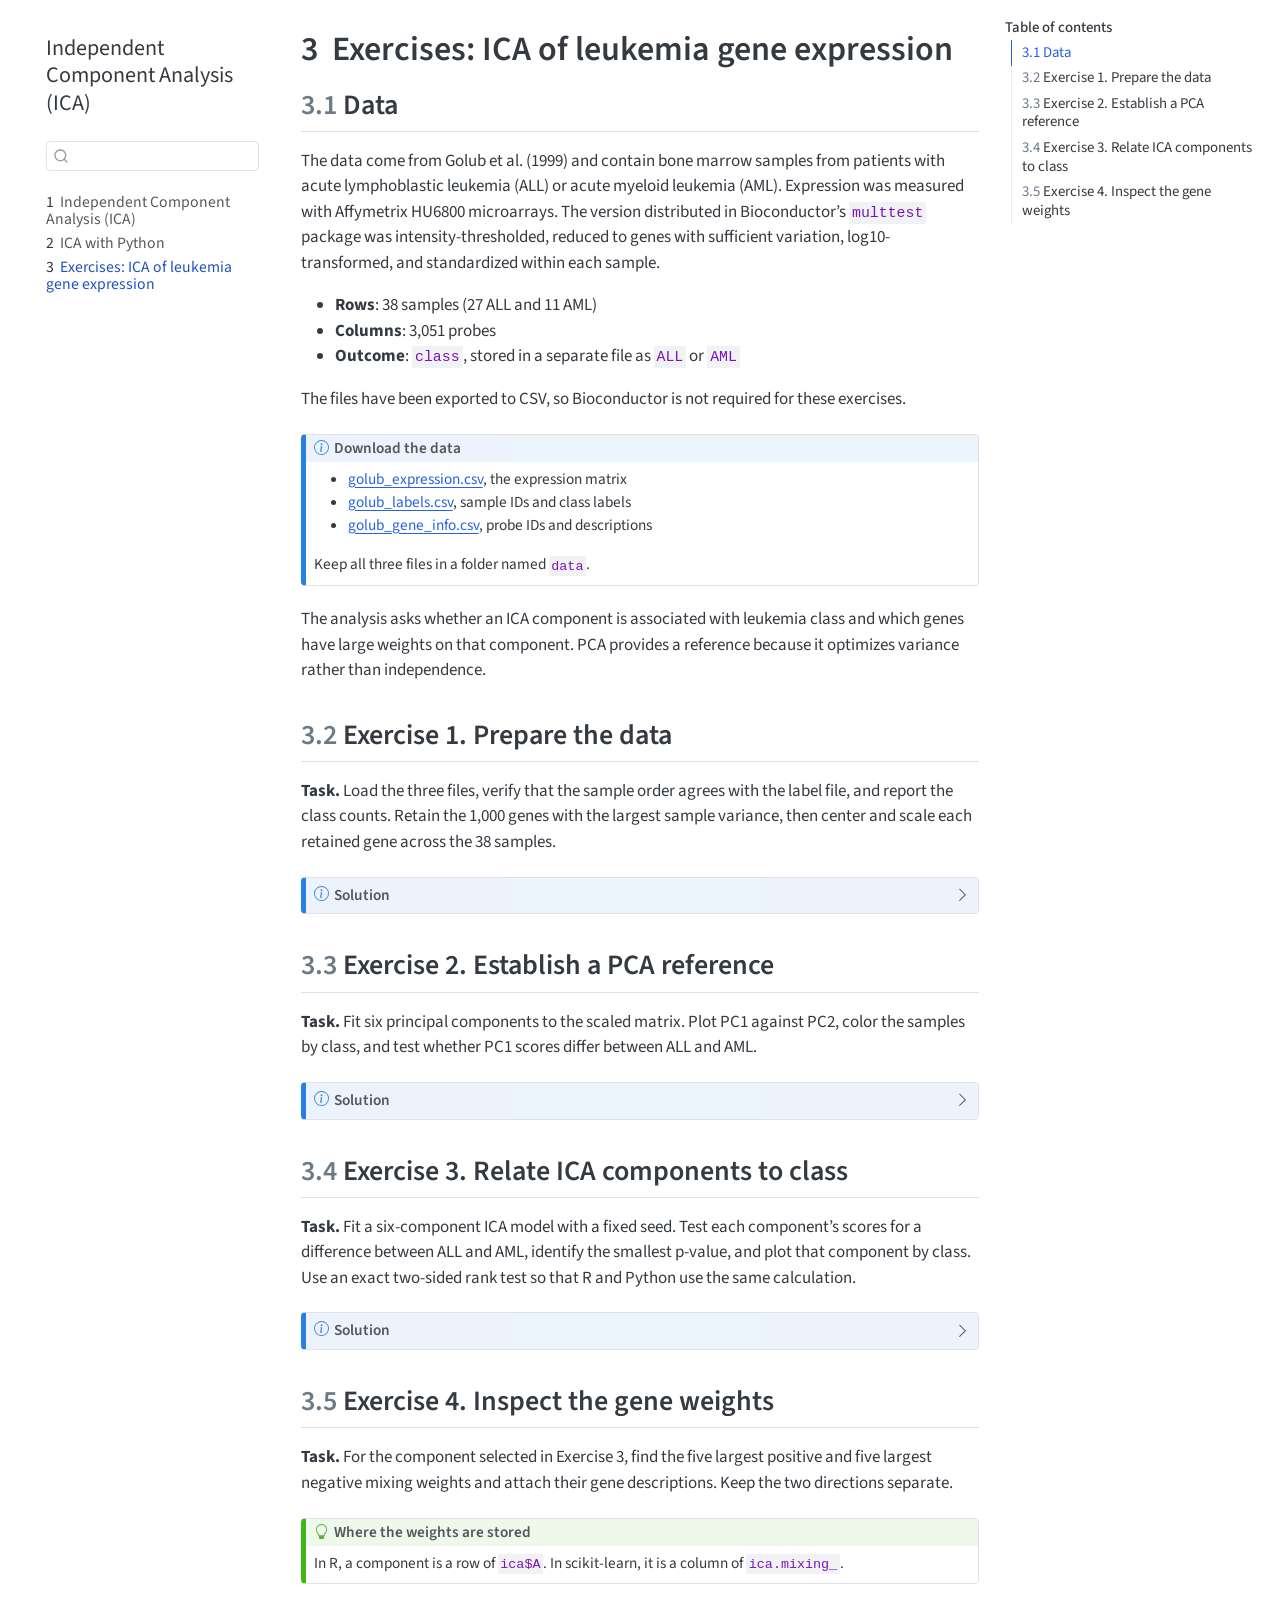
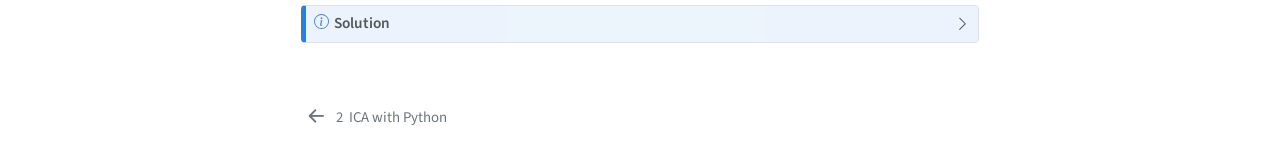
<file: exercises.html>
<!DOCTYPE html>
<html xmlns="http://www.w3.org/1999/xhtml" lang="en" xml:lang="en"><head>

<meta charset="utf-8">
<meta name="generator" content="quarto-1.10.16">

<meta name="viewport" content="width=device-width, initial-scale=1.0, user-scalable=yes">


<title>3&nbsp; Exercises: ICA of leukemia gene expression – Independent Component Analysis (ICA)</title>
<style>
/* Default styles provided by pandoc.
** See https://pandoc.org/MANUAL.html#variables-for-html for config info.
*/
code{white-space: pre-wrap;}
span.smallcaps{font-variant: small-caps;}
div.columns{display: flex; gap: min(4vw, 1.5em);}
div.column{flex: auto; overflow-x: auto;}
div.hanging-indent{margin-left: 1.5em; text-indent: -1.5em;}
ul.task-list{list-style: none;}
ul.task-list li input[type="checkbox"] {
  width: 0.8em;
  margin: 0 0.8em 0.2em -1em; /* quarto-specific, see https://github.com/quarto-dev/quarto-cli/issues/4556 */ 
  vertical-align: middle;
}
/* CSS for syntax highlighting */
html { -webkit-text-size-adjust: 100%; }
pre > code.sourceCode { white-space: pre; position: relative; }
pre > code.sourceCode > span { display: inline-block; line-height: 1.25; }
pre > code.sourceCode > span:empty { height: 1.2em; }
.sourceCode { overflow: visible; }
code.sourceCode > span { color: inherit; text-decoration: inherit; }
div.sourceCode { margin: 1em 0; }
pre.sourceCode { margin: 0; }
@media screen {
div.sourceCode { overflow: auto; }
}
@media print {
pre > code.sourceCode { white-space: pre-wrap; }
pre > code.sourceCode > span { text-indent: -5em; padding-left: 5em; }
}
pre.numberSource code
  { counter-reset: source-line 0; }
pre.numberSource code > span
  { position: relative; left: -4em; counter-increment: source-line; }
pre.numberSource code > span > a:first-child::before
  { content: counter(source-line);
    position: relative; left: -1em; text-align: right; vertical-align: baseline;
    border: none; display: inline-block;
    -webkit-touch-callout: none; -webkit-user-select: none;
    -khtml-user-select: none; -moz-user-select: none;
    -ms-user-select: none; user-select: none;
    padding: 0 4px; width: 4em;
  }
pre.numberSource { margin-left: 3em;  padding-left: 4px; }
div.sourceCode
  {   }
@media screen {
pre > code.sourceCode > span > a:first-child::before { text-decoration: underline; }
}
</style>


<script src="site_libs/quarto-nav/quarto-nav.js"></script>
<script src="site_libs/quarto-nav/headroom.min.js"></script>
<script src="site_libs/clipboard/clipboard.min.js"></script>
<script src="site_libs/quarto-search/autocomplete.umd.js"></script>
<script src="site_libs/quarto-search/fuse.min.js"></script>
<script src="site_libs/quarto-search/quarto-search.js"></script>
<meta name="quarto:offset" content="./">
<link href="./practice.html" rel="prev">
<script src="site_libs/quarto-html/quarto.js" type="module"></script>
<script src="site_libs/quarto-html/tabsets/tabsets.js" type="module"></script>
<script src="site_libs/quarto-html/popper.min.js"></script>
<script src="site_libs/quarto-html/tippy.umd.min.js"></script>
<script src="site_libs/quarto-html/anchor.min.js"></script>
<link href="site_libs/quarto-html/tippy.css" rel="stylesheet">
<link href="site_libs/quarto-html/quarto-syntax-highlighting-2051dbbaa7ae7a279e016470f480e120.css" rel="stylesheet" id="quarto-text-highlighting-styles">
<script src="site_libs/bootstrap/bootstrap.min.js"></script>
<link href="site_libs/bootstrap/bootstrap-icons.css" rel="stylesheet">
<link href="site_libs/bootstrap/bootstrap-07d3b7306fa26381014a84f1b07e92f7.min.css" rel="stylesheet" append-hash="true" id="quarto-bootstrap" data-mode="light">
<script id="quarto-search-options" type="application/json">{
  "location": "sidebar",
  "copy-button": false,
  "collapse-after": 3,
  "panel-placement": "start",
  "type": "textbox",
  "limit": 50,
  "keyboard-shortcut": [
    "f",
    "/",
    "s"
  ],
  "show-item-context": false,
  "language": {
    "search-no-results-text": "No results",
    "search-matching-documents-text": "matching documents",
    "search-copy-link-title": "Copy link to search",
    "search-hide-matches-text": "Hide additional matches",
    "search-more-match-text": "more match in this document",
    "search-more-matches-text": "more matches in this document",
    "search-clear-button-title": "Clear",
    "search-text-placeholder": "",
    "search-detached-cancel-button-title": "Cancel",
    "search-submit-button-title": "Submit",
    "search-label": "Search"
  }
}</script>


</head>

<body class="nav-sidebar floating quarto-light">

<div id="quarto-search-results"></div>
  <header id="quarto-header" class="headroom fixed-top">
  <nav class="quarto-secondary-nav">
    <div class="container-fluid d-flex">
      <button type="button" class="quarto-btn-toggle btn" data-bs-toggle="collapse" role="button" data-bs-target=".quarto-sidebar-collapse-item" aria-controls="quarto-sidebar" aria-expanded="false" aria-label="Toggle sidebar navigation" onclick="if (window.quartoToggleHeadroom) { window.quartoToggleHeadroom(); }">
        <i class="bi bi-layout-text-sidebar-reverse"></i>
      </button>
        <nav class="quarto-page-breadcrumbs" aria-label="breadcrumb"><ol class="breadcrumb"><li class="breadcrumb-item"><a href="./exercises.html"><span class="chapter-number">3</span>&nbsp; <span class="chapter-title">Exercises: ICA of leukemia gene expression</span></a></li></ol></nav>
        <a class="flex-grow-1" role="navigation" data-bs-toggle="collapse" data-bs-target=".quarto-sidebar-collapse-item" aria-controls="quarto-sidebar" aria-expanded="false" aria-label="Toggle sidebar navigation" onclick="if (window.quartoToggleHeadroom) { window.quartoToggleHeadroom(); }">      
        </a>
      <button type="button" class="btn quarto-search-button" aria-label="Search" onclick="window.quartoOpenSearch();">
        <i class="bi bi-search"></i>
      </button>
    </div>
  </nav>
</header>
<!-- content -->
<div id="quarto-content" class="quarto-container page-columns page-rows-contents page-layout-article">
<!-- sidebar -->
  <nav id="quarto-sidebar" class="sidebar collapse collapse-horizontal quarto-sidebar-collapse-item sidebar-navigation floating overflow-auto">
    <div class="pt-lg-2 mt-2 text-left sidebar-header">
    <div class="sidebar-title mb-0 py-0">
      <a href="./">Independent Component Analysis (ICA)</a> 
    </div>
      </div>
        <div class="mt-2 flex-shrink-0 align-items-center">
        <div class="sidebar-search">
        <div id="quarto-search" class="" title="Search"></div>
        </div>
        </div>
    <div class="sidebar-menu-container"> 
    <ul class="list-unstyled mt-1">
        <li class="sidebar-item">
  <div class="sidebar-item-container"> 
  <a href="./index.html" class="sidebar-item-text sidebar-link">
 <span class="menu-text"><span class="chapter-number">1</span>&nbsp; <span class="chapter-title">Independent Component Analysis (ICA)</span></span></a>
  </div>
</li>
        <li class="sidebar-item">
  <div class="sidebar-item-container"> 
  <a href="./practice.html" class="sidebar-item-text sidebar-link">
 <span class="menu-text"><span class="chapter-number">2</span>&nbsp; <span class="chapter-title">ICA with Python</span></span></a>
  </div>
</li>
        <li class="sidebar-item">
  <div class="sidebar-item-container"> 
  <a href="./exercises.html" class="sidebar-item-text sidebar-link active">
 <span class="menu-text"><span class="chapter-number">3</span>&nbsp; <span class="chapter-title">Exercises: ICA of leukemia gene expression</span></span></a>
  </div>
</li>
    </ul>
    </div>
</nav>
<div id="quarto-sidebar-glass" class="quarto-sidebar-collapse-item" data-bs-toggle="collapse" data-bs-target=".quarto-sidebar-collapse-item"></div>
<!-- margin-sidebar -->
    <div id="quarto-margin-sidebar" class="sidebar margin-sidebar">
        <nav id="TOC" role="doc-toc" class="toc-active">
    <h2 id="toc-title">Table of contents</h2>
   
  <ul>
  <li><a href="#data" id="toc-data" class="nav-link active" data-scroll-target="#data"><span class="header-section-number">3.1</span> Data</a></li>
  <li><a href="#exercise-1.-prepare-the-data" id="toc-exercise-1.-prepare-the-data" class="nav-link" data-scroll-target="#exercise-1.-prepare-the-data"><span class="header-section-number">3.2</span> Exercise 1. Prepare the data</a></li>
  <li><a href="#exercise-2.-establish-a-pca-reference" id="toc-exercise-2.-establish-a-pca-reference" class="nav-link" data-scroll-target="#exercise-2.-establish-a-pca-reference"><span class="header-section-number">3.3</span> Exercise 2. Establish a PCA reference</a></li>
  <li><a href="#exercise-3.-relate-ica-components-to-class" id="toc-exercise-3.-relate-ica-components-to-class" class="nav-link" data-scroll-target="#exercise-3.-relate-ica-components-to-class"><span class="header-section-number">3.4</span> Exercise 3. Relate ICA components to class</a></li>
  <li><a href="#exercise-4.-inspect-the-gene-weights" id="toc-exercise-4.-inspect-the-gene-weights" class="nav-link" data-scroll-target="#exercise-4.-inspect-the-gene-weights"><span class="header-section-number">3.5</span> Exercise 4. Inspect the gene weights</a></li>
  </ul>
</nav>
    </div>
<!-- main -->
<main class="content" id="quarto-document-content">

<header id="title-block-header" class="quarto-title-block default">
<div class="quarto-title">
<h1 class="title"><span class="chapter-number">3</span>&nbsp; <span class="chapter-title">Exercises: ICA of leukemia gene expression</span></h1>
</div>



<div class="quarto-title-meta">

    
  
    
  </div>
  


</header>


<section id="data" class="level2" data-number="3.1">
<h2 data-number="3.1" class="anchored" data-anchor-id="data"><span class="header-section-number">3.1</span> Data</h2>
<p>The data come from Golub et al.&nbsp;(1999) and contain bone marrow samples from patients with acute lymphoblastic leukemia (ALL) or acute myeloid leukemia (AML). Expression was measured with Affymetrix HU6800 microarrays. The version distributed in Bioconductor’s <code>multtest</code> package was intensity-thresholded, reduced to genes with sufficient variation, log10-transformed, and standardized within each sample.</p>
<ul>
<li><strong>Rows</strong>: 38 samples (27 ALL and 11 AML)</li>
<li><strong>Columns</strong>: 3,051 probes</li>
<li><strong>Outcome</strong>: <code>class</code>, stored in a separate file as <code>ALL</code> or <code>AML</code></li>
</ul>
<p>The files have been exported to CSV, so Bioconductor is not required for these exercises.</p>
<div class="callout callout-style-default callout-note callout-titled">
<div class="callout-header d-flex align-content-center">
<div class="callout-icon-container">
<i class="callout-icon"></i>
</div>
<div class="callout-title-container flex-fill">
<span class="screen-reader-only">Note</span>Download the data
</div>
</div>
<div class="callout-body-container callout-body">
<ul>
<li><a href="data/golub_expression.csv" download="golub_expression.csv">golub_expression.csv</a>, the expression matrix</li>
<li><a href="data/golub_labels.csv" download="golub_labels.csv">golub_labels.csv</a>, sample IDs and class labels</li>
<li><a href="data/golub_gene_info.csv" download="golub_gene_info.csv">golub_gene_info.csv</a>, probe IDs and descriptions</li>
</ul>
<p>Keep all three files in a folder named <code>data</code>.</p>
</div>
</div>
<p>The analysis asks whether an ICA component is associated with leukemia class and which genes have large weights on that component. PCA provides a reference because it optimizes variance rather than independence.</p>
</section>
<section id="exercise-1.-prepare-the-data" class="level2" data-number="3.2">
<h2 data-number="3.2" class="anchored" data-anchor-id="exercise-1.-prepare-the-data"><span class="header-section-number">3.2</span> Exercise 1. Prepare the data</h2>
<p><strong>Task.</strong> Load the three files, verify that the sample order agrees with the label file, and report the class counts. Retain the 1,000 genes with the largest sample variance, then center and scale each retained gene across the 38 samples.</p>
<div class="callout callout-style-default callout-note callout-titled">
<div class="callout-header d-flex align-content-center collapsed" data-bs-toggle="collapse" data-bs-target=".callout-2-contents" aria-controls="callout-2" aria-expanded="false" aria-label="Toggle callout">
<div class="callout-icon-container">
<i class="callout-icon"></i>
</div>
<div class="callout-title-container flex-fill">
<span class="screen-reader-only">Note</span>Solution
</div>
<div class="callout-btn-toggle d-inline-block border-0 py-1 ps-1 pe-0 float-end"><i class="callout-toggle"></i></div>
</div>
<div id="callout-2" class="callout-2-contents callout-collapse collapse">
<div class="callout-body-container callout-body">
<div class="tabset-margin-container"></div><div class="panel-tabset">
<ul class="nav nav-tabs" role="tablist"><li class="nav-item" role="presentation"><a class="nav-link active" id="tabset-1-1-tab" data-bs-toggle="tab" data-bs-target="#tabset-1-1" role="tab" aria-controls="tabset-1-1" aria-selected="true" href="">R</a></li><li class="nav-item" role="presentation"><a class="nav-link" id="tabset-1-2-tab" data-bs-toggle="tab" data-bs-target="#tabset-1-2" role="tab" aria-controls="tabset-1-2" aria-selected="false" href="">Python</a></li></ul>
<div class="tab-content">
<div id="tabset-1-1" class="tab-pane active" role="tabpanel" aria-labelledby="tabset-1-1-tab">
<div class="code-copy-outer-scaffold"><div class="sourceCode" id="cb1"><pre class="sourceCode r code-with-copy"><code class="sourceCode r"><span id="cb1-1"><a href="#cb1-1" aria-hidden="true" tabindex="-1"></a>expr <span class="ot">&lt;-</span> <span class="fu">read.csv</span>(<span class="st">"data/golub_expression.csv"</span>, <span class="at">row.names =</span> <span class="dv">1</span>)</span>
<span id="cb1-2"><a href="#cb1-2" aria-hidden="true" tabindex="-1"></a>labels <span class="ot">&lt;-</span> <span class="fu">read.csv</span>(<span class="st">"data/golub_labels.csv"</span>)</span>
<span id="cb1-3"><a href="#cb1-3" aria-hidden="true" tabindex="-1"></a>gene_info <span class="ot">&lt;-</span> <span class="fu">read.csv</span>(<span class="st">"data/golub_gene_info.csv"</span>)</span>
<span id="cb1-4"><a href="#cb1-4" aria-hidden="true" tabindex="-1"></a></span>
<span id="cb1-5"><a href="#cb1-5" aria-hidden="true" tabindex="-1"></a><span class="fu">stopifnot</span>(<span class="fu">identical</span>(<span class="fu">rownames</span>(expr), labels<span class="sc">$</span>sample_id))</span>
<span id="cb1-6"><a href="#cb1-6" aria-hidden="true" tabindex="-1"></a><span class="fu">dim</span>(expr)</span>
<span id="cb1-7"><a href="#cb1-7" aria-hidden="true" tabindex="-1"></a><span class="fu">table</span>(labels<span class="sc">$</span>class)</span>
<span id="cb1-8"><a href="#cb1-8" aria-hidden="true" tabindex="-1"></a></span>
<span id="cb1-9"><a href="#cb1-9" aria-hidden="true" tabindex="-1"></a>X_full <span class="ot">&lt;-</span> <span class="fu">as.matrix</span>(expr)</span>
<span id="cb1-10"><a href="#cb1-10" aria-hidden="true" tabindex="-1"></a>gene_var <span class="ot">&lt;-</span> <span class="fu">apply</span>(X_full, <span class="dv">2</span>, var)</span>
<span id="cb1-11"><a href="#cb1-11" aria-hidden="true" tabindex="-1"></a>top_genes <span class="ot">&lt;-</span> <span class="fu">order</span>(gene_var, <span class="at">decreasing =</span> <span class="cn">TRUE</span>)[<span class="dv">1</span><span class="sc">:</span><span class="dv">1000</span>]</span>
<span id="cb1-12"><a href="#cb1-12" aria-hidden="true" tabindex="-1"></a>X_filtered <span class="ot">&lt;-</span> X_full[, top_genes]</span>
<span id="cb1-13"><a href="#cb1-13" aria-hidden="true" tabindex="-1"></a>X_scaled <span class="ot">&lt;-</span> <span class="fu">scale</span>(X_filtered)</span>
<span id="cb1-14"><a href="#cb1-14" aria-hidden="true" tabindex="-1"></a><span class="fu">dim</span>(X_scaled)</span></code></pre></div><button title="Copy to Clipboard" class="code-copy-button"><i class="bi"></i></button></div>
<pre><code>[1]   38 3051

ALL AML
 27  11
[1]   38 1000</code></pre>
</div>
<div id="tabset-1-2" class="tab-pane" role="tabpanel" aria-labelledby="tabset-1-2-tab">
<div class="code-copy-outer-scaffold"><div class="sourceCode" id="cb3"><pre class="sourceCode python code-with-copy"><code class="sourceCode python"><span id="cb3-1"><a href="#cb3-1" aria-hidden="true" tabindex="-1"></a><span class="im">import</span> numpy <span class="im">as</span> np</span>
<span id="cb3-2"><a href="#cb3-2" aria-hidden="true" tabindex="-1"></a><span class="im">import</span> pandas <span class="im">as</span> pd</span>
<span id="cb3-3"><a href="#cb3-3" aria-hidden="true" tabindex="-1"></a><span class="im">from</span> sklearn.preprocessing <span class="im">import</span> StandardScaler</span>
<span id="cb3-4"><a href="#cb3-4" aria-hidden="true" tabindex="-1"></a></span>
<span id="cb3-5"><a href="#cb3-5" aria-hidden="true" tabindex="-1"></a>expr <span class="op">=</span> pd.read_csv(<span class="st">"data/golub_expression.csv"</span>, index_col<span class="op">=</span><span class="dv">0</span>)</span>
<span id="cb3-6"><a href="#cb3-6" aria-hidden="true" tabindex="-1"></a>labels <span class="op">=</span> pd.read_csv(<span class="st">"data/golub_labels.csv"</span>)</span>
<span id="cb3-7"><a href="#cb3-7" aria-hidden="true" tabindex="-1"></a>gene_info <span class="op">=</span> pd.read_csv(<span class="st">"data/golub_gene_info.csv"</span>)</span>
<span id="cb3-8"><a href="#cb3-8" aria-hidden="true" tabindex="-1"></a></span>
<span id="cb3-9"><a href="#cb3-9" aria-hidden="true" tabindex="-1"></a><span class="cf">assert</span> <span class="bu">list</span>(expr.index) <span class="op">==</span> <span class="bu">list</span>(labels[<span class="st">"sample_id"</span>])</span>
<span id="cb3-10"><a href="#cb3-10" aria-hidden="true" tabindex="-1"></a><span class="bu">print</span>(expr.shape)</span>
<span id="cb3-11"><a href="#cb3-11" aria-hidden="true" tabindex="-1"></a><span class="bu">print</span>(labels[<span class="st">"class"</span>].value_counts())</span>
<span id="cb3-12"><a href="#cb3-12" aria-hidden="true" tabindex="-1"></a></span>
<span id="cb3-13"><a href="#cb3-13" aria-hidden="true" tabindex="-1"></a>X_full <span class="op">=</span> expr.to_numpy()</span>
<span id="cb3-14"><a href="#cb3-14" aria-hidden="true" tabindex="-1"></a>gene_var <span class="op">=</span> X_full.var(axis<span class="op">=</span><span class="dv">0</span>, ddof<span class="op">=</span><span class="dv">1</span>)</span>
<span id="cb3-15"><a href="#cb3-15" aria-hidden="true" tabindex="-1"></a>top_genes <span class="op">=</span> np.argsort(<span class="op">-</span>gene_var)[:<span class="dv">1000</span>]</span>
<span id="cb3-16"><a href="#cb3-16" aria-hidden="true" tabindex="-1"></a>X_filtered <span class="op">=</span> X_full[:, top_genes]</span>
<span id="cb3-17"><a href="#cb3-17" aria-hidden="true" tabindex="-1"></a>X_scaled <span class="op">=</span> StandardScaler().fit_transform(X_filtered)</span>
<span id="cb3-18"><a href="#cb3-18" aria-hidden="true" tabindex="-1"></a><span class="bu">print</span>(X_scaled.shape)</span></code></pre></div><button title="Copy to Clipboard" class="code-copy-button"><i class="bi"></i></button></div>
<pre><code>(38, 3051)
class
ALL    27
AML    11
Name: count, dtype: int64
(38, 1000)</code></pre>
</div>
</div>
</div>
<p>The sample order matches, and the class sizes are unequal. The variance ranking is identical in R and Python because changing the variance denominator multiplies every gene variance by the same constant. R’s <code>scale()</code> then uses sample standard deviations, whereas <code>StandardScaler</code> uses population standard deviations. Here this produces only a common scale factor and does not change the PCA or ICA directions.</p>
<p>The archived matrix was standardized within each sample during its original preprocessing. The final step above serves a different purpose: it standardizes each retained gene across samples so that high-variance genes do not dominate solely because of their scale.</p>
</div>
</div>
</div>
</section>
<section id="exercise-2.-establish-a-pca-reference" class="level2" data-number="3.3">
<h2 data-number="3.3" class="anchored" data-anchor-id="exercise-2.-establish-a-pca-reference"><span class="header-section-number">3.3</span> Exercise 2. Establish a PCA reference</h2>
<p><strong>Task.</strong> Fit six principal components to the scaled matrix. Plot PC1 against PC2, color the samples by class, and test whether PC1 scores differ between ALL and AML.</p>
<div class="callout callout-style-default callout-note callout-titled">
<div class="callout-header d-flex align-content-center collapsed" data-bs-toggle="collapse" data-bs-target=".callout-3-contents" aria-controls="callout-3" aria-expanded="false" aria-label="Toggle callout">
<div class="callout-icon-container">
<i class="callout-icon"></i>
</div>
<div class="callout-title-container flex-fill">
<span class="screen-reader-only">Note</span>Solution
</div>
<div class="callout-btn-toggle d-inline-block border-0 py-1 ps-1 pe-0 float-end"><i class="callout-toggle"></i></div>
</div>
<div id="callout-3" class="callout-3-contents callout-collapse collapse">
<div class="callout-body-container callout-body">
<div class="tabset-margin-container"></div><div class="panel-tabset">
<ul class="nav nav-tabs" role="tablist"><li class="nav-item" role="presentation"><a class="nav-link active" id="tabset-2-1-tab" data-bs-toggle="tab" data-bs-target="#tabset-2-1" role="tab" aria-controls="tabset-2-1" aria-selected="true" href="">R</a></li><li class="nav-item" role="presentation"><a class="nav-link" id="tabset-2-2-tab" data-bs-toggle="tab" data-bs-target="#tabset-2-2" role="tab" aria-controls="tabset-2-2" aria-selected="false" href="">Python</a></li></ul>
<div class="tab-content">
<div id="tabset-2-1" class="tab-pane active" role="tabpanel" aria-labelledby="tabset-2-1-tab">
<div class="code-copy-outer-scaffold"><div class="sourceCode" id="cb5"><pre class="sourceCode r code-with-copy"><code class="sourceCode r"><span id="cb5-1"><a href="#cb5-1" aria-hidden="true" tabindex="-1"></a>pca <span class="ot">&lt;-</span> <span class="fu">prcomp</span>(X_scaled)</span>
<span id="cb5-2"><a href="#cb5-2" aria-hidden="true" tabindex="-1"></a><span class="fu">round</span>(<span class="fu">summary</span>(pca)<span class="sc">$</span>importance[<span class="dv">2</span>, <span class="dv">1</span><span class="sc">:</span><span class="dv">5</span>], <span class="dv">3</span>)</span>
<span id="cb5-3"><a href="#cb5-3" aria-hidden="true" tabindex="-1"></a><span class="fu">wilcox.test</span>(pca<span class="sc">$</span>x[, <span class="dv">1</span>] <span class="sc">~</span> <span class="fu">factor</span>(labels<span class="sc">$</span>class), <span class="at">exact =</span> <span class="cn">TRUE</span>)<span class="sc">$</span>p.value</span></code></pre></div><button title="Copy to Clipboard" class="code-copy-button"><i class="bi"></i></button></div>
<pre><code>  PC1   PC2   PC3   PC4   PC5
0.174 0.099 0.076 0.062 0.047
[1] 1.662065e-09</code></pre>
</div>
<div id="tabset-2-2" class="tab-pane" role="tabpanel" aria-labelledby="tabset-2-2-tab">
<div class="code-copy-outer-scaffold"><div class="sourceCode" id="cb7"><pre class="sourceCode python code-with-copy"><code class="sourceCode python"><span id="cb7-1"><a href="#cb7-1" aria-hidden="true" tabindex="-1"></a><span class="im">from</span> scipy.stats <span class="im">import</span> mannwhitneyu</span>
<span id="cb7-2"><a href="#cb7-2" aria-hidden="true" tabindex="-1"></a><span class="im">from</span> sklearn.decomposition <span class="im">import</span> PCA</span>
<span id="cb7-3"><a href="#cb7-3" aria-hidden="true" tabindex="-1"></a></span>
<span id="cb7-4"><a href="#cb7-4" aria-hidden="true" tabindex="-1"></a>pca <span class="op">=</span> PCA(n_components<span class="op">=</span><span class="dv">6</span>)</span>
<span id="cb7-5"><a href="#cb7-5" aria-hidden="true" tabindex="-1"></a>pca_scores <span class="op">=</span> pca.fit_transform(X_scaled)</span>
<span id="cb7-6"><a href="#cb7-6" aria-hidden="true" tabindex="-1"></a><span class="bu">print</span>(pca.explained_variance_ratio_[:<span class="dv">5</span>].<span class="bu">round</span>(<span class="dv">3</span>))</span>
<span id="cb7-7"><a href="#cb7-7" aria-hidden="true" tabindex="-1"></a></span>
<span id="cb7-8"><a href="#cb7-8" aria-hidden="true" tabindex="-1"></a>is_aml <span class="op">=</span> labels[<span class="st">"class"</span>].eq(<span class="st">"AML"</span>).to_numpy()</span>
<span id="cb7-9"><a href="#cb7-9" aria-hidden="true" tabindex="-1"></a>pc1_test <span class="op">=</span> mannwhitneyu(</span>
<span id="cb7-10"><a href="#cb7-10" aria-hidden="true" tabindex="-1"></a>    pca_scores[is_aml, <span class="dv">0</span>], pca_scores[<span class="op">~</span>is_aml, <span class="dv">0</span>], method<span class="op">=</span><span class="st">"exact"</span></span>
<span id="cb7-11"><a href="#cb7-11" aria-hidden="true" tabindex="-1"></a>)</span>
<span id="cb7-12"><a href="#cb7-12" aria-hidden="true" tabindex="-1"></a><span class="bu">print</span>(pc1_test.pvalue)</span></code></pre></div><button title="Copy to Clipboard" class="code-copy-button"><i class="bi"></i></button></div>
<pre><code>[0.174 0.099 0.076 0.062 0.047]
1.6620651175040814e-09</code></pre>
</div>
</div>
</div>
<div class="visual-card">
<div id="fig-golub-pca" class="quarto-float quarto-figure quarto-figure-center anchored" alt="Scatter plot of PC1 against PC2 for 38 samples. The ALL and AML samples occupy non-overlapping ranges along PC1, although the groups vary along PC2.">
<figure class="quarto-float quarto-float-fig figure">
<div aria-describedby="fig-golub-pca-caption-0ceaefa1-69ba-4598-a22c-09a6ac19f8ca">
<img src="images/13-golub-pca-scores.png" class="img-fluid figure-img" alt="Scatter plot of PC1 against PC2 for 38 samples. The ALL and AML samples occupy non-overlapping ranges along PC1, although the groups vary along PC2.">
</div>
<figcaption class="quarto-float-caption-bottom quarto-float-caption quarto-float-fig" id="fig-golub-pca-caption-0ceaefa1-69ba-4598-a22c-09a6ac19f8ca">
Figure&nbsp;3.1: PCA scores for the 38 leukemia samples. PC1 separates the observed ALL and AML samples by rank.
</figcaption>
</figure>
</div>
</div>
<p>PC1 explains 17.4% of the total variance and completely separates the two classes by rank in these 38 samples. The exact two-sided Mann–Whitney/Wilcoxon p-value is about <code>1.7e-9</code>.</p>
</div>
</div>
</div>
</section>
<section id="exercise-3.-relate-ica-components-to-class" class="level2" data-number="3.4">
<h2 data-number="3.4" class="anchored" data-anchor-id="exercise-3.-relate-ica-components-to-class"><span class="header-section-number">3.4</span> Exercise 3. Relate ICA components to class</h2>
<p><strong>Task.</strong> Fit a six-component ICA model with a fixed seed. Test each component’s scores for a difference between ALL and AML, identify the smallest p-value, and plot that component by class. Use an exact two-sided rank test so that R and Python use the same calculation.</p>
<div class="callout callout-style-default callout-note callout-titled">
<div class="callout-header d-flex align-content-center collapsed" data-bs-toggle="collapse" data-bs-target=".callout-5-contents" aria-controls="callout-5" aria-expanded="false" aria-label="Toggle callout">
<div class="callout-icon-container">
<i class="callout-icon"></i>
</div>
<div class="callout-title-container flex-fill">
<span class="screen-reader-only">Note</span>Solution
</div>
<div class="callout-btn-toggle d-inline-block border-0 py-1 ps-1 pe-0 float-end"><i class="callout-toggle"></i></div>
</div>
<div id="callout-5" class="callout-5-contents callout-collapse collapse">
<div class="callout-body-container callout-body">
<div class="tabset-margin-container"></div><div class="panel-tabset">
<ul class="nav nav-tabs" role="tablist"><li class="nav-item" role="presentation"><a class="nav-link active" id="tabset-3-1-tab" data-bs-toggle="tab" data-bs-target="#tabset-3-1" role="tab" aria-controls="tabset-3-1" aria-selected="true" href="">R</a></li><li class="nav-item" role="presentation"><a class="nav-link" id="tabset-3-2-tab" data-bs-toggle="tab" data-bs-target="#tabset-3-2" role="tab" aria-controls="tabset-3-2" aria-selected="false" href="">Python</a></li></ul>
<div class="tab-content">
<div id="tabset-3-1" class="tab-pane active" role="tabpanel" aria-labelledby="tabset-3-1-tab">
<div class="code-copy-outer-scaffold"><div class="sourceCode" id="cb9"><pre class="sourceCode r code-with-copy"><code class="sourceCode r"><span id="cb9-1"><a href="#cb9-1" aria-hidden="true" tabindex="-1"></a><span class="fu">library</span>(fastICA)</span>
<span id="cb9-2"><a href="#cb9-2" aria-hidden="true" tabindex="-1"></a></span>
<span id="cb9-3"><a href="#cb9-3" aria-hidden="true" tabindex="-1"></a><span class="fu">set.seed</span>(<span class="dv">1</span>)</span>
<span id="cb9-4"><a href="#cb9-4" aria-hidden="true" tabindex="-1"></a>ica <span class="ot">&lt;-</span> <span class="fu">fastICA</span>(X_scaled, <span class="at">n.comp =</span> <span class="dv">6</span>)</span>
<span id="cb9-5"><a href="#cb9-5" aria-hidden="true" tabindex="-1"></a>S <span class="ot">&lt;-</span> ica<span class="sc">$</span>S</span>
<span id="cb9-6"><a href="#cb9-6" aria-hidden="true" tabindex="-1"></a><span class="fu">colnames</span>(S) <span class="ot">&lt;-</span> <span class="fu">paste0</span>(<span class="st">"IC"</span>, <span class="dv">1</span><span class="sc">:</span><span class="dv">6</span>)</span>
<span id="cb9-7"><a href="#cb9-7" aria-hidden="true" tabindex="-1"></a></span>
<span id="cb9-8"><a href="#cb9-8" aria-hidden="true" tabindex="-1"></a>class_f <span class="ot">&lt;-</span> <span class="fu">factor</span>(labels<span class="sc">$</span>class)</span>
<span id="cb9-9"><a href="#cb9-9" aria-hidden="true" tabindex="-1"></a>pvals <span class="ot">&lt;-</span> <span class="fu">sapply</span>(<span class="dv">1</span><span class="sc">:</span><span class="dv">6</span>, <span class="cf">function</span>(i) {</span>
<span id="cb9-10"><a href="#cb9-10" aria-hidden="true" tabindex="-1"></a>  <span class="fu">wilcox.test</span>(S[, i] <span class="sc">~</span> class_f, <span class="at">exact =</span> <span class="cn">TRUE</span>)<span class="sc">$</span>p.value</span>
<span id="cb9-11"><a href="#cb9-11" aria-hidden="true" tabindex="-1"></a>})</span>
<span id="cb9-12"><a href="#cb9-12" aria-hidden="true" tabindex="-1"></a><span class="fu">round</span>(pvals, <span class="dv">4</span>)</span>
<span id="cb9-13"><a href="#cb9-13" aria-hidden="true" tabindex="-1"></a><span class="fu">which.min</span>(pvals)</span></code></pre></div><button title="Copy to Clipboard" class="code-copy-button"><i class="bi"></i></button></div>
<pre><code>[1] 0.7512 0.0105 0.0004 0.0945 0.8492 0.0050
[1] 3</code></pre>
</div>
<div id="tabset-3-2" class="tab-pane" role="tabpanel" aria-labelledby="tabset-3-2-tab">
<div class="code-copy-outer-scaffold"><div class="sourceCode" id="cb11"><pre class="sourceCode python code-with-copy"><code class="sourceCode python"><span id="cb11-1"><a href="#cb11-1" aria-hidden="true" tabindex="-1"></a><span class="im">from</span> sklearn.decomposition <span class="im">import</span> FastICA</span>
<span id="cb11-2"><a href="#cb11-2" aria-hidden="true" tabindex="-1"></a></span>
<span id="cb11-3"><a href="#cb11-3" aria-hidden="true" tabindex="-1"></a>ica <span class="op">=</span> FastICA(n_components<span class="op">=</span><span class="dv">6</span>, random_state<span class="op">=</span><span class="dv">1</span>, whiten<span class="op">=</span><span class="st">"unit-variance"</span>)</span>
<span id="cb11-4"><a href="#cb11-4" aria-hidden="true" tabindex="-1"></a>S <span class="op">=</span> ica.fit_transform(X_scaled)</span>
<span id="cb11-5"><a href="#cb11-5" aria-hidden="true" tabindex="-1"></a><span class="bu">print</span>(<span class="st">"n_iter_:"</span>, ica.n_iter_)</span>
<span id="cb11-6"><a href="#cb11-6" aria-hidden="true" tabindex="-1"></a></span>
<span id="cb11-7"><a href="#cb11-7" aria-hidden="true" tabindex="-1"></a>pvals <span class="op">=</span> np.array([</span>
<span id="cb11-8"><a href="#cb11-8" aria-hidden="true" tabindex="-1"></a>    mannwhitneyu(S[is_aml, i], S[<span class="op">~</span>is_aml, i], method<span class="op">=</span><span class="st">"exact"</span>).pvalue</span>
<span id="cb11-9"><a href="#cb11-9" aria-hidden="true" tabindex="-1"></a>    <span class="cf">for</span> i <span class="kw">in</span> <span class="bu">range</span>(<span class="dv">6</span>)</span>
<span id="cb11-10"><a href="#cb11-10" aria-hidden="true" tabindex="-1"></a>])</span>
<span id="cb11-11"><a href="#cb11-11" aria-hidden="true" tabindex="-1"></a><span class="bu">print</span>(pvals.<span class="bu">round</span>(<span class="dv">4</span>))</span>
<span id="cb11-12"><a href="#cb11-12" aria-hidden="true" tabindex="-1"></a><span class="bu">print</span>(<span class="st">"Most associated component: IC"</span> <span class="op">+</span> <span class="bu">str</span>(pvals.argmin() <span class="op">+</span> <span class="dv">1</span>))</span></code></pre></div><button title="Copy to Clipboard" class="code-copy-button"><i class="bi"></i></button></div>
<pre><code>n_iter_: 18
[0.7998 0.005  0.0004 0.7998 0.1013 0.0105]
Most associated component: IC3</code></pre>
</div>
</div>
</div>
<div class="visual-card">
<div id="fig-golub-boxplot" class="quarto-float quarto-figure quarto-figure-center anchored" alt="Boxplot of IC3 scores for ALL and AML, with individual observations overlaid. The two score distributions are shifted but still overlap.">
<figure class="quarto-float quarto-float-fig figure">
<div aria-describedby="fig-golub-boxplot-caption-0ceaefa1-69ba-4598-a22c-09a6ac19f8ca">
<img src="images/15-golub-boxplot.svg" class="img-fluid figure-img" alt="Boxplot of IC3 scores for ALL and AML, with individual observations overlaid. The two score distributions are shifted but still overlap.">
</div>
<figcaption class="quarto-float-caption-bottom quarto-float-caption quarto-float-fig" id="fig-golub-boxplot-caption-0ceaefa1-69ba-4598-a22c-09a6ac19f8ca">
Figure&nbsp;3.2: Scores for the component with the smallest ALL–AML p-value, shown separately by class.
</figcaption>
</figure>
</div>
</div>
<p>For these fixed fits, IC3 has the smallest p-value in both implementations (R: <code>0.00035</code>; Python: <code>0.00041</code>). Component numbers are labels assigned within a fit, so the agreement on the number 3 should not be relied upon in another run. Exercise 5 matches components by their scores instead.</p>
<p>Six components were tested. A Bonferroni adjustment gives approximately <code>0.0021</code> in R and <code>0.0025</code> in Python, so the association remains below 0.05 after this simple correction. Selection and testing were performed in the same small dataset, however, so this remains an exploratory association.</p>
<div class="callout callout-style-default callout-important callout-titled">
<div class="callout-header d-flex align-content-center">
<div class="callout-icon-container">
<i class="callout-icon"></i>
</div>
<div class="callout-title-container flex-fill">
<span class="screen-reader-only">Important</span>Interpret the association cautiously
</div>
</div>
<div class="callout-body-container callout-body">
<p>The class-associated component may reflect leukemia subtype, but it could also capture batch, sample composition, or another variable correlated with subtype.</p>
</div>
</div>
</div>
</div>
</div>
</section>
<section id="exercise-4.-inspect-the-gene-weights" class="level2" data-number="3.5">
<h2 data-number="3.5" class="anchored" data-anchor-id="exercise-4.-inspect-the-gene-weights"><span class="header-section-number">3.5</span> Exercise 4. Inspect the gene weights</h2>
<p><strong>Task.</strong> For the component selected in Exercise 3, find the five largest positive and five largest negative mixing weights and attach their gene descriptions. Keep the two directions separate.</p>
<div class="callout callout-style-default callout-tip callout-titled">
<div class="callout-header d-flex align-content-center">
<div class="callout-icon-container">
<i class="callout-icon"></i>
</div>
<div class="callout-title-container flex-fill">
<span class="screen-reader-only">Tip</span>Where the weights are stored
</div>
</div>
<div class="callout-body-container callout-body">
<p>In R, a component is a row of <code>ica$A</code>. In scikit-learn, it is a column of <code>ica.mixing_</code>.</p>
</div>
</div>
<div class="callout callout-style-default callout-note callout-titled">
<div class="callout-header d-flex align-content-center collapsed" data-bs-toggle="collapse" data-bs-target=".callout-7-contents" aria-controls="callout-7" aria-expanded="false" aria-label="Toggle callout">
<div class="callout-icon-container">
<i class="callout-icon"></i>
</div>
<div class="callout-title-container flex-fill">
<span class="screen-reader-only">Note</span>Solution
</div>
<div class="callout-btn-toggle d-inline-block border-0 py-1 ps-1 pe-0 float-end"><i class="callout-toggle"></i></div>
</div>
<div id="callout-7" class="callout-7-contents callout-collapse collapse">
<div class="callout-body-container callout-body">
<div class="tabset-margin-container"></div><div class="panel-tabset">
<ul class="nav nav-tabs" role="tablist"><li class="nav-item" role="presentation"><a class="nav-link active" id="tabset-4-1-tab" data-bs-toggle="tab" data-bs-target="#tabset-4-1" role="tab" aria-controls="tabset-4-1" aria-selected="true" href="">R</a></li><li class="nav-item" role="presentation"><a class="nav-link" id="tabset-4-2-tab" data-bs-toggle="tab" data-bs-target="#tabset-4-2" role="tab" aria-controls="tabset-4-2" aria-selected="false" href="">Python</a></li></ul>
<div class="tab-content">
<div id="tabset-4-1" class="tab-pane active" role="tabpanel" aria-labelledby="tabset-4-1-tab">
<div class="code-copy-outer-scaffold"><div class="sourceCode" id="cb13"><pre class="sourceCode r code-with-copy"><code class="sourceCode r"><span id="cb13-1"><a href="#cb13-1" aria-hidden="true" tabindex="-1"></a>best_ic <span class="ot">&lt;-</span> <span class="fu">which.min</span>(pvals)</span>
<span id="cb13-2"><a href="#cb13-2" aria-hidden="true" tabindex="-1"></a>loadings <span class="ot">&lt;-</span> ica<span class="sc">$</span>A[best_ic, ]</span>
<span id="cb13-3"><a href="#cb13-3" aria-hidden="true" tabindex="-1"></a><span class="fu">names</span>(loadings) <span class="ot">&lt;-</span> <span class="fu">colnames</span>(X_filtered)</span>
<span id="cb13-4"><a href="#cb13-4" aria-hidden="true" tabindex="-1"></a>gene_lookup <span class="ot">&lt;-</span> <span class="fu">setNames</span>(gene_info<span class="sc">$</span>description, gene_info<span class="sc">$</span>gene_id)</span>
<span id="cb13-5"><a href="#cb13-5" aria-hidden="true" tabindex="-1"></a></span>
<span id="cb13-6"><a href="#cb13-6" aria-hidden="true" tabindex="-1"></a>ord <span class="ot">&lt;-</span> <span class="fu">order</span>(loadings, <span class="at">decreasing =</span> <span class="cn">TRUE</span>)</span>
<span id="cb13-7"><a href="#cb13-7" aria-hidden="true" tabindex="-1"></a>top_pos <span class="ot">&lt;-</span> ord[<span class="dv">1</span><span class="sc">:</span><span class="dv">5</span>]</span>
<span id="cb13-8"><a href="#cb13-8" aria-hidden="true" tabindex="-1"></a>top_neg <span class="ot">&lt;-</span> <span class="fu">tail</span>(ord, <span class="dv">5</span>)</span>
<span id="cb13-9"><a href="#cb13-9" aria-hidden="true" tabindex="-1"></a></span>
<span id="cb13-10"><a href="#cb13-10" aria-hidden="true" tabindex="-1"></a><span class="fu">data.frame</span>(</span>
<span id="cb13-11"><a href="#cb13-11" aria-hidden="true" tabindex="-1"></a>  <span class="at">gene =</span> <span class="fu">names</span>(loadings)[<span class="fu">c</span>(top_pos, top_neg)],</span>
<span id="cb13-12"><a href="#cb13-12" aria-hidden="true" tabindex="-1"></a>  <span class="at">loading =</span> <span class="fu">round</span>(loadings[<span class="fu">c</span>(top_pos, top_neg)], <span class="dv">3</span>),</span>
<span id="cb13-13"><a href="#cb13-13" aria-hidden="true" tabindex="-1"></a>  <span class="at">description =</span> <span class="fu">unname</span>(gene_lookup[<span class="fu">names</span>(loadings)[<span class="fu">c</span>(top_pos, top_neg)]])</span>
<span id="cb13-14"><a href="#cb13-14" aria-hidden="true" tabindex="-1"></a>)</span></code></pre></div><button title="Copy to Clipboard" class="code-copy-button"><i class="bi"></i></button></div>
</div>
<div id="tabset-4-2" class="tab-pane" role="tabpanel" aria-labelledby="tabset-4-2-tab">
<div class="code-copy-outer-scaffold"><div class="sourceCode" id="cb14"><pre class="sourceCode python code-with-copy"><code class="sourceCode python"><span id="cb14-1"><a href="#cb14-1" aria-hidden="true" tabindex="-1"></a>best_ic <span class="op">=</span> pvals.argmin()</span>
<span id="cb14-2"><a href="#cb14-2" aria-hidden="true" tabindex="-1"></a>loadings <span class="op">=</span> ica.mixing_[:, best_ic]</span>
<span id="cb14-3"><a href="#cb14-3" aria-hidden="true" tabindex="-1"></a>filtered_gene_ids <span class="op">=</span> expr.columns.to_numpy()[top_genes]</span>
<span id="cb14-4"><a href="#cb14-4" aria-hidden="true" tabindex="-1"></a>gene_lookup <span class="op">=</span> <span class="bu">dict</span>(<span class="bu">zip</span>(gene_info[<span class="st">"gene_id"</span>], gene_info[<span class="st">"description"</span>]))</span>
<span id="cb14-5"><a href="#cb14-5" aria-hidden="true" tabindex="-1"></a></span>
<span id="cb14-6"><a href="#cb14-6" aria-hidden="true" tabindex="-1"></a>order <span class="op">=</span> np.argsort(<span class="op">-</span>loadings)</span>
<span id="cb14-7"><a href="#cb14-7" aria-hidden="true" tabindex="-1"></a>top_pos <span class="op">=</span> order[:<span class="dv">5</span>]</span>
<span id="cb14-8"><a href="#cb14-8" aria-hidden="true" tabindex="-1"></a>top_neg <span class="op">=</span> order[<span class="op">-</span><span class="dv">5</span>:]</span>
<span id="cb14-9"><a href="#cb14-9" aria-hidden="true" tabindex="-1"></a></span>
<span id="cb14-10"><a href="#cb14-10" aria-hidden="true" tabindex="-1"></a>pd.DataFrame({</span>
<span id="cb14-11"><a href="#cb14-11" aria-hidden="true" tabindex="-1"></a>    <span class="st">"gene"</span>: filtered_gene_ids[np.r_[top_pos, top_neg]],</span>
<span id="cb14-12"><a href="#cb14-12" aria-hidden="true" tabindex="-1"></a>    <span class="st">"loading"</span>: loadings[np.r_[top_pos, top_neg]].<span class="bu">round</span>(<span class="dv">3</span>),</span>
<span id="cb14-13"><a href="#cb14-13" aria-hidden="true" tabindex="-1"></a>    <span class="st">"description"</span>: [</span>
<span id="cb14-14"><a href="#cb14-14" aria-hidden="true" tabindex="-1"></a>        gene_lookup[g] <span class="cf">for</span> g <span class="kw">in</span> filtered_gene_ids[np.r_[top_pos, top_neg]]</span>
<span id="cb14-15"><a href="#cb14-15" aria-hidden="true" tabindex="-1"></a>    ],</span>
<span id="cb14-16"><a href="#cb14-16" aria-hidden="true" tabindex="-1"></a>})</span></code></pre></div><button title="Copy to Clipboard" class="code-copy-button"><i class="bi"></i></button></div>
</div>
</div>
</div>
<div class="visual-card">
<div id="fig-golub-top-genes" class="quarto-float quarto-figure quarto-figure-center anchored" alt="Horizontal bar chart showing genes with large positive or negative IC3 mixing weights.">
<figure class="quarto-float quarto-float-fig figure">
<div aria-describedby="fig-golub-top-genes-caption-0ceaefa1-69ba-4598-a22c-09a6ac19f8ca">
<img src="images/16-golub-top-genes.svg" class="img-fluid figure-img" alt="Horizontal bar chart showing genes with large positive or negative IC3 mixing weights.">
</div>
<figcaption class="quarto-float-caption-bottom quarto-float-caption quarto-float-fig" id="fig-golub-top-genes-caption-0ceaefa1-69ba-4598-a22c-09a6ac19f8ca">
Figure&nbsp;3.3: Genes with large positive and negative mixing weights for Python’s class-associated component.
</figcaption>
</figure>
</div>
</div>
<p>The leading genes overlap strongly between the R and Python fits, but their signs are reversed. For example, <code>EWSR1</code>, <code>RETINOBLASTOMA BINDING PROTEIN P48</code>, <code>DHPS</code>, <code>MYL1</code>, and <code>MDH1</code> occur on one side, while <code>C1NH</code>, <code>IL1RN</code>, and several other genes occur on the other. Reversing every score and weight for a component leaves the model unchanged, so the direction called “positive” is not intrinsically an ALL or AML direction. It becomes interpretable only after checking the score distribution by class.</p>
</div>
</div>
</div>


</section>

</main> <!-- /main -->
<script id="quarto-html-after-body" type="application/javascript">
  window.document.addEventListener("DOMContentLoaded", function (event) {
    const icon = "";
    const anchorJS = new window.AnchorJS();
    anchorJS.options = {
      placement: 'right',
      icon: icon
    };
    anchorJS.add('.anchored');
    const isCodeAnnotation = (el) => {
      for (const clz of el.classList) {
        if (clz.startsWith('code-annotation-')) {                     
          return true;
        }
      }
      return false;
    }
    const onCopySuccess = function(e) {
      // button target
      const button = e.trigger;
      // don't keep focus
      button.blur();
      // flash "checked"
      button.classList.add('code-copy-button-checked');
      var currentTitle = button.getAttribute("title");
      button.setAttribute("title", "Copied!");
      let tooltip;
      if (window.bootstrap) {
        button.setAttribute("data-bs-toggle", "tooltip");
        button.setAttribute("data-bs-placement", "left");
        button.setAttribute("data-bs-title", "Copied!");
        tooltip = new bootstrap.Tooltip(button, 
          { trigger: "manual", 
            customClass: "code-copy-button-tooltip",
            offset: [0, -8]});
        tooltip.show();    
      }
      setTimeout(function() {
        if (tooltip) {
          tooltip.hide();
          button.removeAttribute("data-bs-title");
          button.removeAttribute("data-bs-toggle");
          button.removeAttribute("data-bs-placement");
        }
        button.setAttribute("title", currentTitle);
        button.classList.remove('code-copy-button-checked');
      }, 1000);
      // clear code selection
      e.clearSelection();
    }
    const getTextToCopy = function(trigger) {
      const outerScaffold = trigger.parentElement.cloneNode(true);
      const codeEl = outerScaffold.querySelector('code');
      for (const childEl of codeEl.children) {
        if (isCodeAnnotation(childEl)) {
          childEl.remove();
        }
      }
      return codeEl.innerText;
    }
    const clipboard = new window.ClipboardJS('.code-copy-button:not([data-in-quarto-modal])', {
      text: getTextToCopy
    });
    clipboard.on('success', onCopySuccess);
    if (window.document.getElementById('quarto-embedded-source-code-modal')) {
      const clipboardModal = new window.ClipboardJS('.code-copy-button[data-in-quarto-modal]', {
        text: getTextToCopy,
        container: window.document.getElementById('quarto-embedded-source-code-modal')
      });
      clipboardModal.on('success', onCopySuccess);
    }
      var localhostRegex = new RegExp(/^(?:http|https):\/\/localhost\:?[0-9]*\//);
      var mailtoRegex = new RegExp(/^mailto:/);
        var filterRegex = new RegExp('/' + window.location.host + '/');
      var isInternal = (href) => {
          return filterRegex.test(href) || localhostRegex.test(href) || mailtoRegex.test(href);
      }
      // Inspect non-navigation links and adorn them if external
     var links = window.document.querySelectorAll('a[href]:not(.nav-link):not(.navbar-brand):not(.toc-action):not(.sidebar-link):not(.sidebar-item-toggle):not(.pagination-link):not(.no-external):not([aria-hidden]):not(.dropdown-item):not(.quarto-navigation-tool):not(.about-link)');
      for (var i=0; i<links.length; i++) {
        const link = links[i];
        if (!isInternal(link.href)) {
          // undo the damage that might have been done by quarto-nav.js in the case of
          // links that we want to consider external
          if (link.dataset.originalHref !== undefined) {
            link.href = link.dataset.originalHref;
          }
        }
      }
    function tippyHover(el, contentFn, onTriggerFn, onUntriggerFn) {
      const config = {
        allowHTML: true,
        maxWidth: 500,
        delay: 100,
        arrow: false,
        appendTo: function(el) {
            return el.parentElement;
        },
        interactive: true,
        interactiveBorder: 10,
        theme: 'quarto',
        placement: 'bottom-start',
      };
      if (contentFn) {
        config.content = contentFn;
      }
      if (onTriggerFn) {
        config.onTrigger = onTriggerFn;
      }
      if (onUntriggerFn) {
        config.onUntrigger = onUntriggerFn;
      }
      window.tippy(el, config); 
    }
    const noterefs = window.document.querySelectorAll('a[role="doc-noteref"]');
    for (var i=0; i<noterefs.length; i++) {
      const ref = noterefs[i];
      tippyHover(ref, function() {
        // use id or data attribute instead here
        let href = ref.getAttribute('data-footnote-href') || ref.getAttribute('href');
        try { href = new URL(href).hash; } catch {}
        const id = href.replace(/^#\/?/, "");
        const note = window.document.getElementById(id);
        if (note) {
          return note.innerHTML;
        } else {
          return "";
        }
      });
    }
    const xrefs = window.document.querySelectorAll('a.quarto-xref');
    const processXRef = (id, note) => {
      // Strip column container classes
      const stripColumnClz = (el) => {
        el.classList.remove("page-full", "page-columns");
        if (el.children) {
          for (const child of el.children) {
            stripColumnClz(child);
          }
        }
      }
      stripColumnClz(note)
      if (id === null || id.startsWith('sec-')) {
        // Special case sections, only their first couple elements
        const container = document.createElement("div");
        if (note.children && note.children.length > 2) {
          container.appendChild(note.children[0].cloneNode(true));
          for (let i = 1; i < note.children.length; i++) {
            const child = note.children[i];
            if (child.tagName === "P" && child.innerText === "") {
              continue;
            } else {
              container.appendChild(child.cloneNode(true));
              break;
            }
          }
          if (window.Quarto?.typesetMath) {
            window.Quarto.typesetMath(container);
          }
          return container.innerHTML
        } else {
          if (window.Quarto?.typesetMath) {
            window.Quarto.typesetMath(note);
          }
          return note.innerHTML;
        }
      } else {
        // Remove any anchor links if they are present
        const anchorLink = note.querySelector('a.anchorjs-link');
        if (anchorLink) {
          anchorLink.remove();
        }
        if (window.Quarto?.typesetMath) {
          window.Quarto.typesetMath(note);
        }
        if (note.classList.contains("callout")) {
          return note.outerHTML;
        } else {
          return note.innerHTML;
        }
      }
    }
    for (var i=0; i<xrefs.length; i++) {
      const xref = xrefs[i];
      tippyHover(xref, undefined, function(instance) {
        instance.disable();
        let url = xref.getAttribute('href');
        let hash = undefined; 
        if (url.startsWith('#')) {
          hash = url;
        } else {
          try { hash = new URL(url).hash; } catch {}
        }
        if (hash) {
          const id = hash.replace(/^#\/?/, "");
          const note = window.document.getElementById(id);
          if (note !== null) {
            try {
              const html = processXRef(id, note.cloneNode(true));
              instance.setContent(html);
            } finally {
              instance.enable();
              instance.show();
            }
          } else {
            // See if we can fetch this
            fetch(url.split('#')[0])
            .then(res => res.text())
            .then(html => {
              const parser = new DOMParser();
              const htmlDoc = parser.parseFromString(html, "text/html");
              const note = htmlDoc.getElementById(id);
              if (note !== null) {
                const html = processXRef(id, note);
                instance.setContent(html);
              } 
            }).finally(() => {
              instance.enable();
              instance.show();
            });
          }
        } else {
          // See if we can fetch a full url (with no hash to target)
          // This is a special case and we should probably do some content thinning / targeting
          fetch(url)
          .then(res => res.text())
          .then(html => {
            const parser = new DOMParser();
            const htmlDoc = parser.parseFromString(html, "text/html");
            const note = htmlDoc.querySelector('main.content');
            if (note !== null) {
              // This should only happen for chapter cross references
              // (since there is no id in the URL)
              // remove the first header
              if (note.children.length > 0 && note.children[0].tagName === "HEADER") {
                note.children[0].remove();
              }
              const html = processXRef(null, note);
              instance.setContent(html);
            } 
          }).finally(() => {
            instance.enable();
            instance.show();
          });
        }
      }, function(instance) {
      });
    }
        let selectedAnnoteEl;
        const selectorForAnnotation = ( cell, annotation) => {
          let cellAttr = 'data-code-cell="' + cell + '"';
          let lineAttr = 'data-code-annotation="' +  annotation + '"';
          const selector = 'span[' + cellAttr + '][' + lineAttr + ']';
          return selector;
        }
        const selectCodeLines = (annoteEl) => {
          const doc = window.document;
          const targetCell = annoteEl.getAttribute("data-target-cell");
          const targetAnnotation = annoteEl.getAttribute("data-target-annotation");
          const annoteSpan = window.document.querySelector(selectorForAnnotation(targetCell, targetAnnotation));
          const lines = annoteSpan.getAttribute("data-code-lines").split(",");
          const lineIds = lines.map((line) => {
            return targetCell + "-" + line;
          })
          let top = null;
          let height = null;
          let parent = null;
          if (lineIds.length > 0) {
              //compute the position of the single el (top and bottom and make a div)
              const el = window.document.getElementById(lineIds[0]);
              top = el.offsetTop;
              height = el.offsetHeight;
              parent = el.parentElement.parentElement;
            if (lineIds.length > 1) {
              const lastEl = window.document.getElementById(lineIds[lineIds.length - 1]);
              const bottom = lastEl.offsetTop + lastEl.offsetHeight;
              height = bottom - top;
            }
            if (top !== null && height !== null && parent !== null) {
              // cook up a div (if necessary) and position it 
              let div = window.document.getElementById("code-annotation-line-highlight");
              if (div === null) {
                div = window.document.createElement("div");
                div.setAttribute("id", "code-annotation-line-highlight");
                div.style.position = 'absolute';
                parent.appendChild(div);
              }
              div.style.top = top - 2 + "px";
              div.style.height = height + 4 + "px";
              div.style.left = 0;
              let gutterDiv = window.document.getElementById("code-annotation-line-highlight-gutter");
              if (gutterDiv === null) {
                gutterDiv = window.document.createElement("div");
                gutterDiv.setAttribute("id", "code-annotation-line-highlight-gutter");
                gutterDiv.style.position = 'absolute';
                const codeCell = window.document.getElementById(targetCell);
                const gutter = codeCell.querySelector('.code-annotation-gutter');
                gutter.appendChild(gutterDiv);
              }
              gutterDiv.style.top = top - 2 + "px";
              gutterDiv.style.height = height + 4 + "px";
            }
            selectedAnnoteEl = annoteEl;
          }
        };
        const unselectCodeLines = () => {
          const elementsIds = ["code-annotation-line-highlight", "code-annotation-line-highlight-gutter"];
          elementsIds.forEach((elId) => {
            const div = window.document.getElementById(elId);
            if (div) {
              div.remove();
            }
          });
          selectedAnnoteEl = undefined;
        };
          // Handle positioning of the toggle
      window.addEventListener(
        "resize",
        throttle(() => {
          elRect = undefined;
          if (selectedAnnoteEl) {
            selectCodeLines(selectedAnnoteEl);
          }
        }, 10)
      );
      function throttle(fn, ms) {
      let throttle = false;
      let timer;
        return (...args) => {
          if(!throttle) { // first call gets through
              fn.apply(this, args);
              throttle = true;
          } else { // all the others get throttled
              if(timer) clearTimeout(timer); // cancel #2
              timer = setTimeout(() => {
                fn.apply(this, args);
                timer = throttle = false;
              }, ms);
          }
        };
      }
        // Attach click handler to the DT
        const annoteDls = window.document.querySelectorAll('dt[data-target-cell]');
        for (const annoteDlNode of annoteDls) {
          annoteDlNode.addEventListener('click', (event) => {
            const clickedEl = event.target;
            if (clickedEl !== selectedAnnoteEl) {
              unselectCodeLines();
              const activeEl = window.document.querySelector('dt[data-target-cell].code-annotation-active');
              if (activeEl) {
                activeEl.classList.remove('code-annotation-active');
              }
              selectCodeLines(clickedEl);
              clickedEl.classList.add('code-annotation-active');
            } else {
              // Unselect the line
              unselectCodeLines();
              clickedEl.classList.remove('code-annotation-active');
            }
          });
        }
    const findCites = (el) => {
      const parentEl = el.parentElement;
      if (parentEl) {
        const cites = parentEl.dataset.cites;
        if (cites) {
          return {
            el,
            cites: cites.split(' ')
          };
        } else {
          return findCites(el.parentElement)
        }
      } else {
        return undefined;
      }
    };
    var bibliorefs = window.document.querySelectorAll('a[role="doc-biblioref"]');
    for (var i=0; i<bibliorefs.length; i++) {
      const ref = bibliorefs[i];
      const citeInfo = findCites(ref);
      if (citeInfo) {
        tippyHover(citeInfo.el, function() {
          var popup = window.document.createElement('div');
          citeInfo.cites.forEach(function(cite) {
            var citeDiv = window.document.createElement('div');
            citeDiv.classList.add('hanging-indent');
            citeDiv.classList.add('csl-entry');
            var biblioDiv = window.document.getElementById('ref-' + cite);
            if (biblioDiv) {
              citeDiv.innerHTML = biblioDiv.innerHTML;
            }
            popup.appendChild(citeDiv);
          });
          return popup.innerHTML;
        });
      }
    }
  });
  </script>
<nav class="page-navigation">
  <div class="nav-page nav-page-previous">
      <a href="./practice.html" class="pagination-link" aria-label="ICA with Python">
        <i class="bi bi-arrow-left-short"></i> <span class="nav-page-text"><span class="chapter-number">2</span>&nbsp; <span class="chapter-title">ICA with Python</span></span>
      </a>          
  </div>
  <div class="nav-page nav-page-next">
  </div>
</nav>
</div> <!-- /content -->




</body></html>
</file>
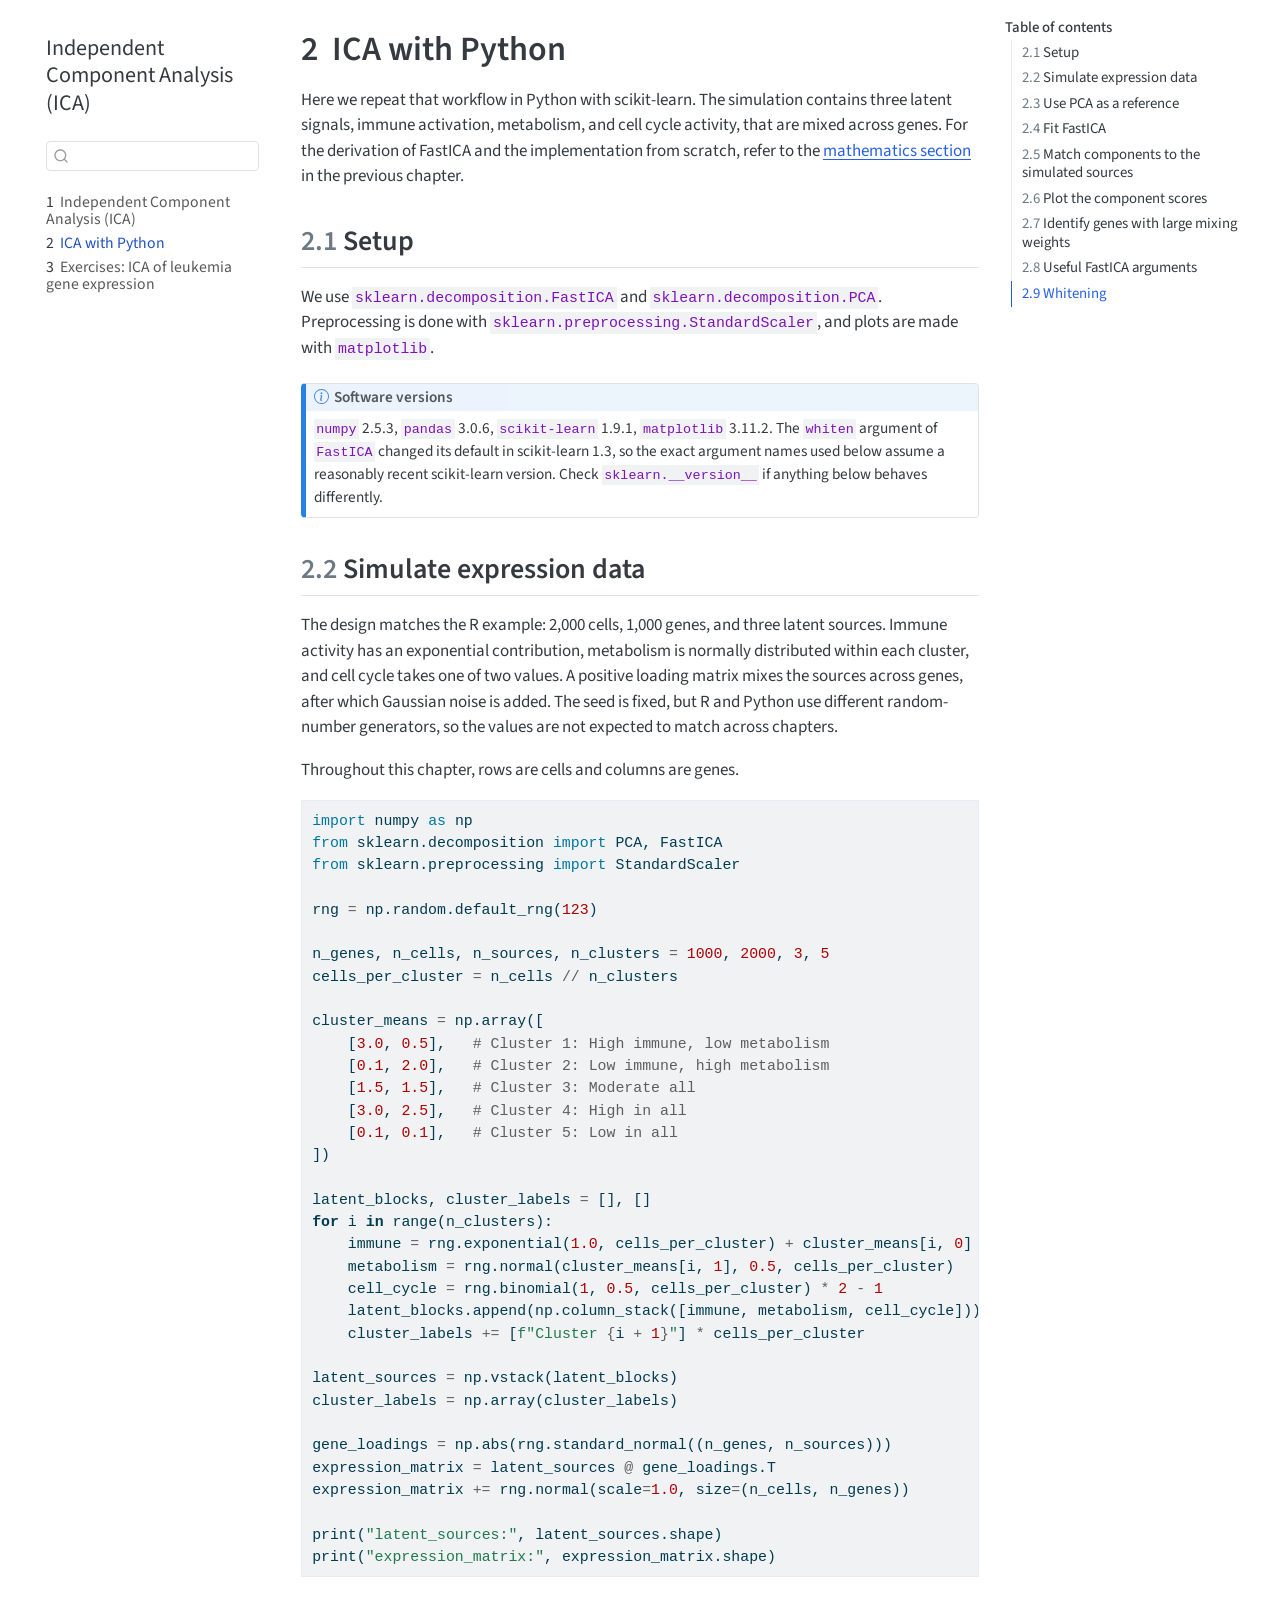
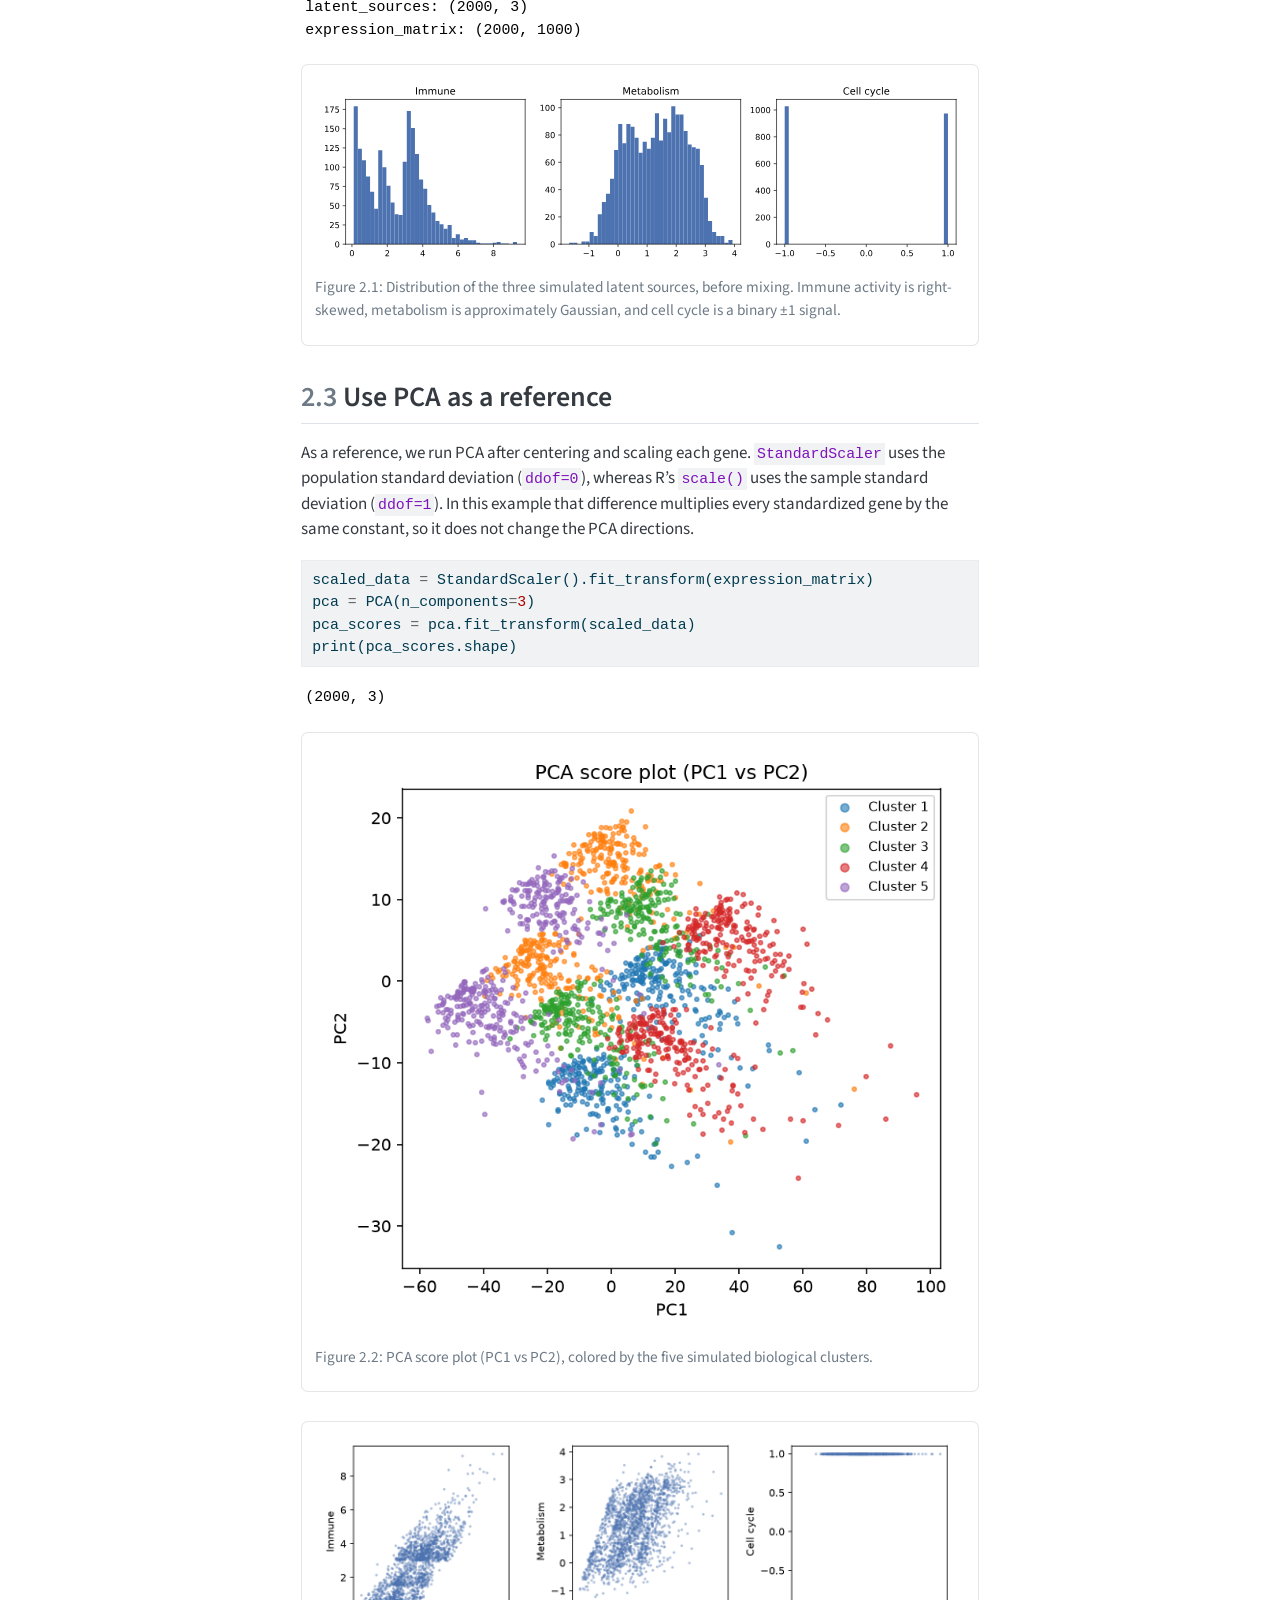
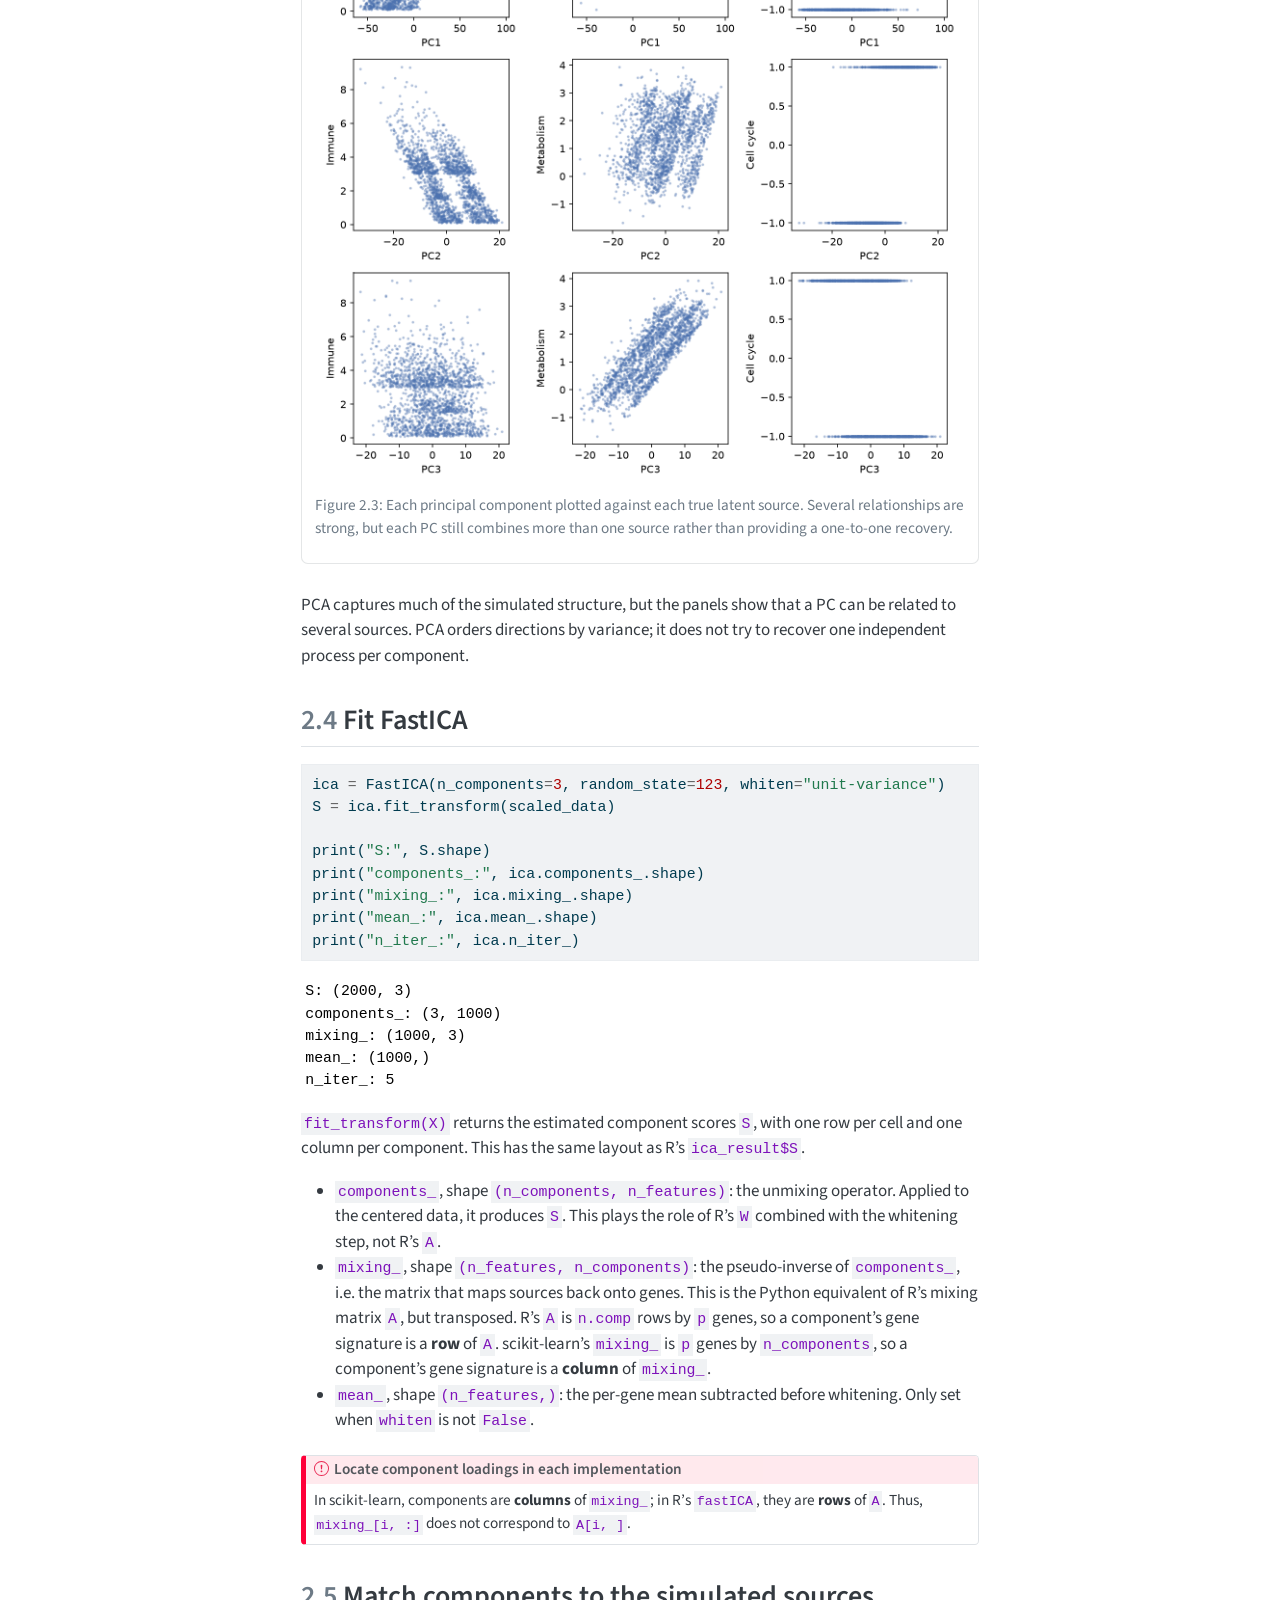
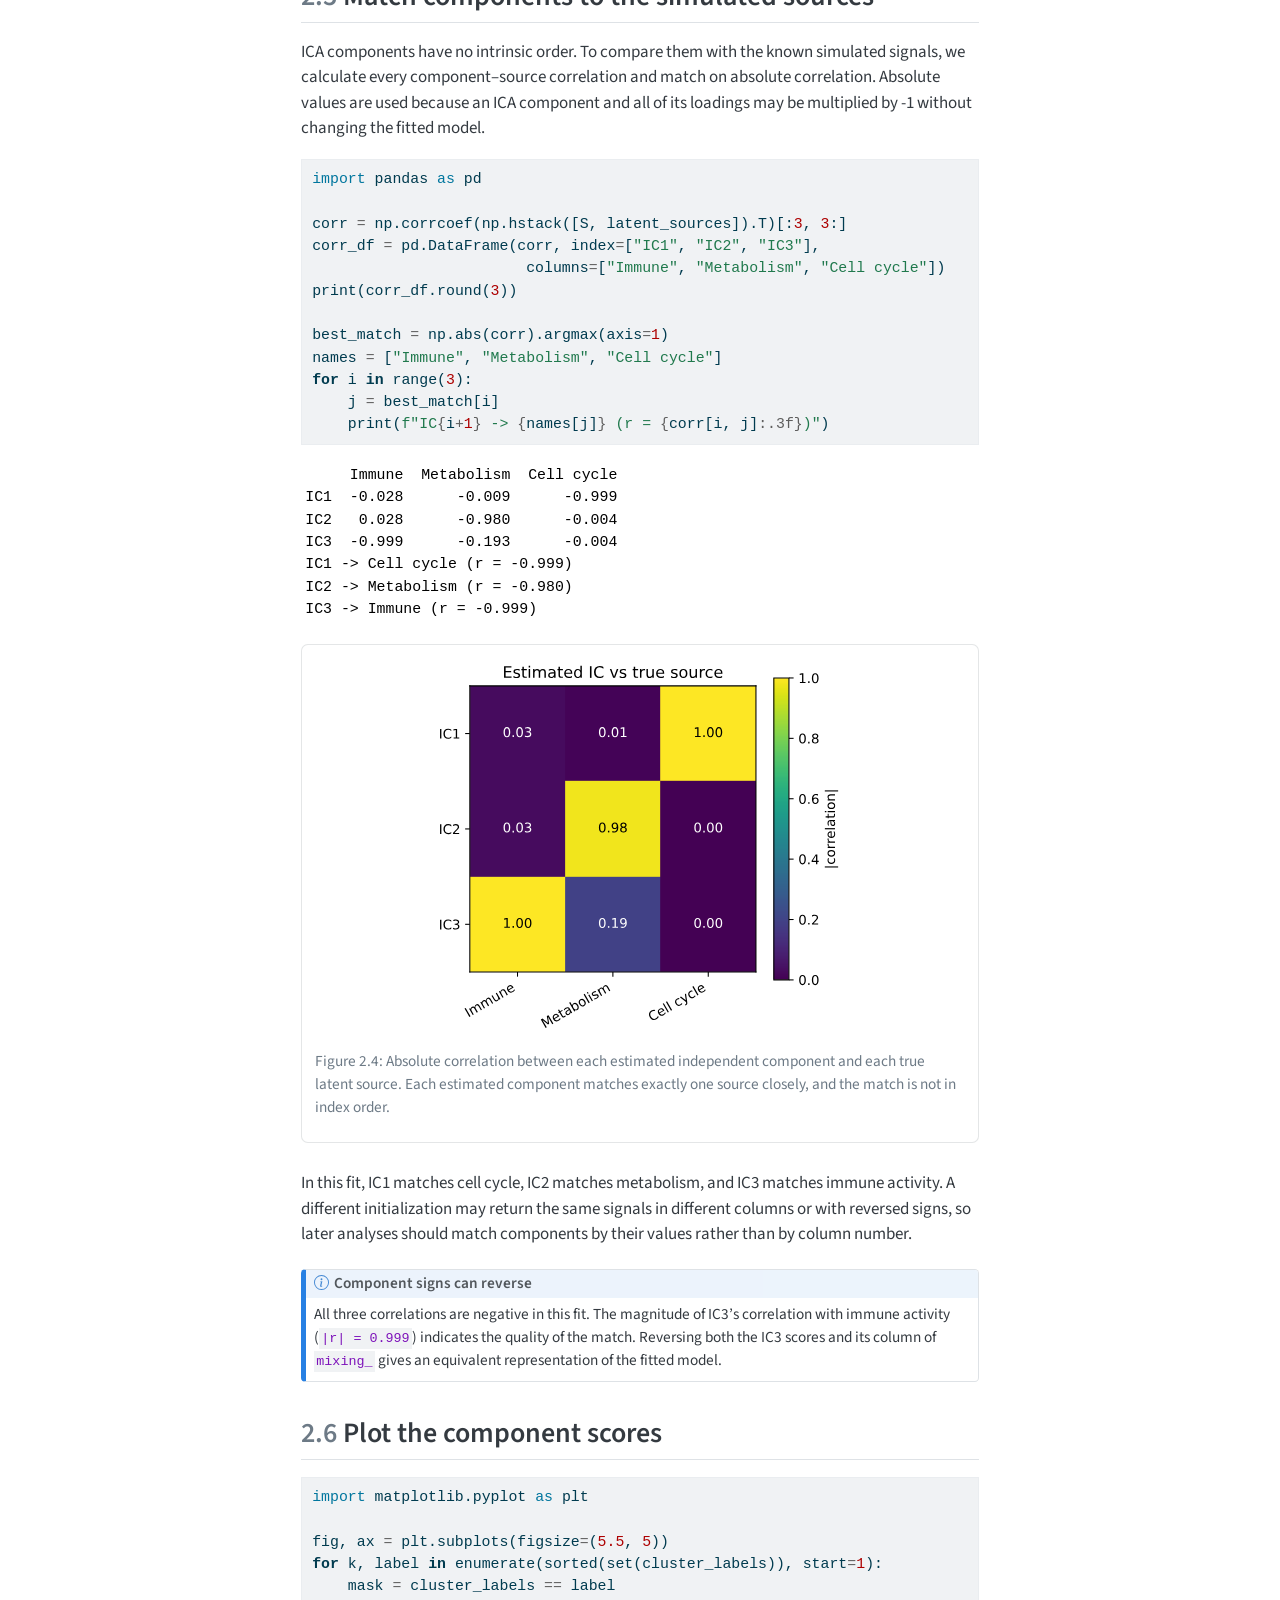
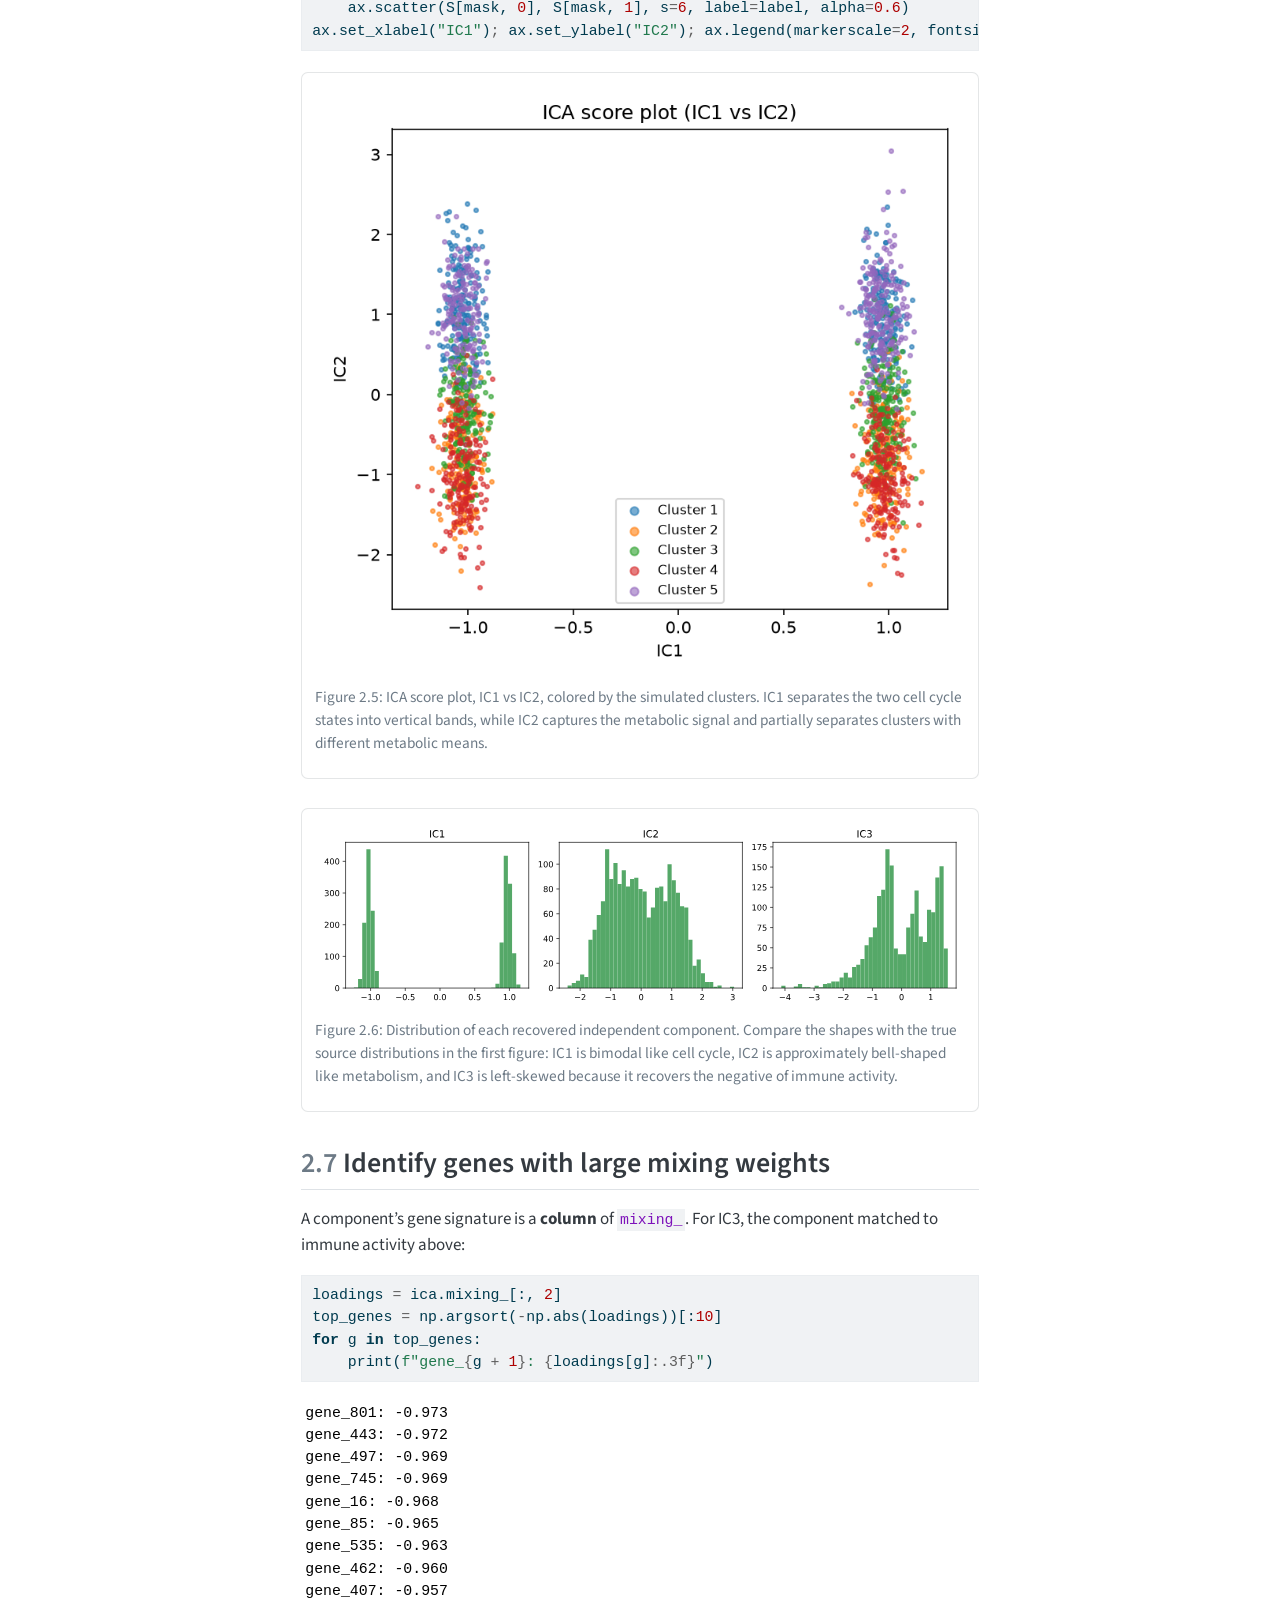
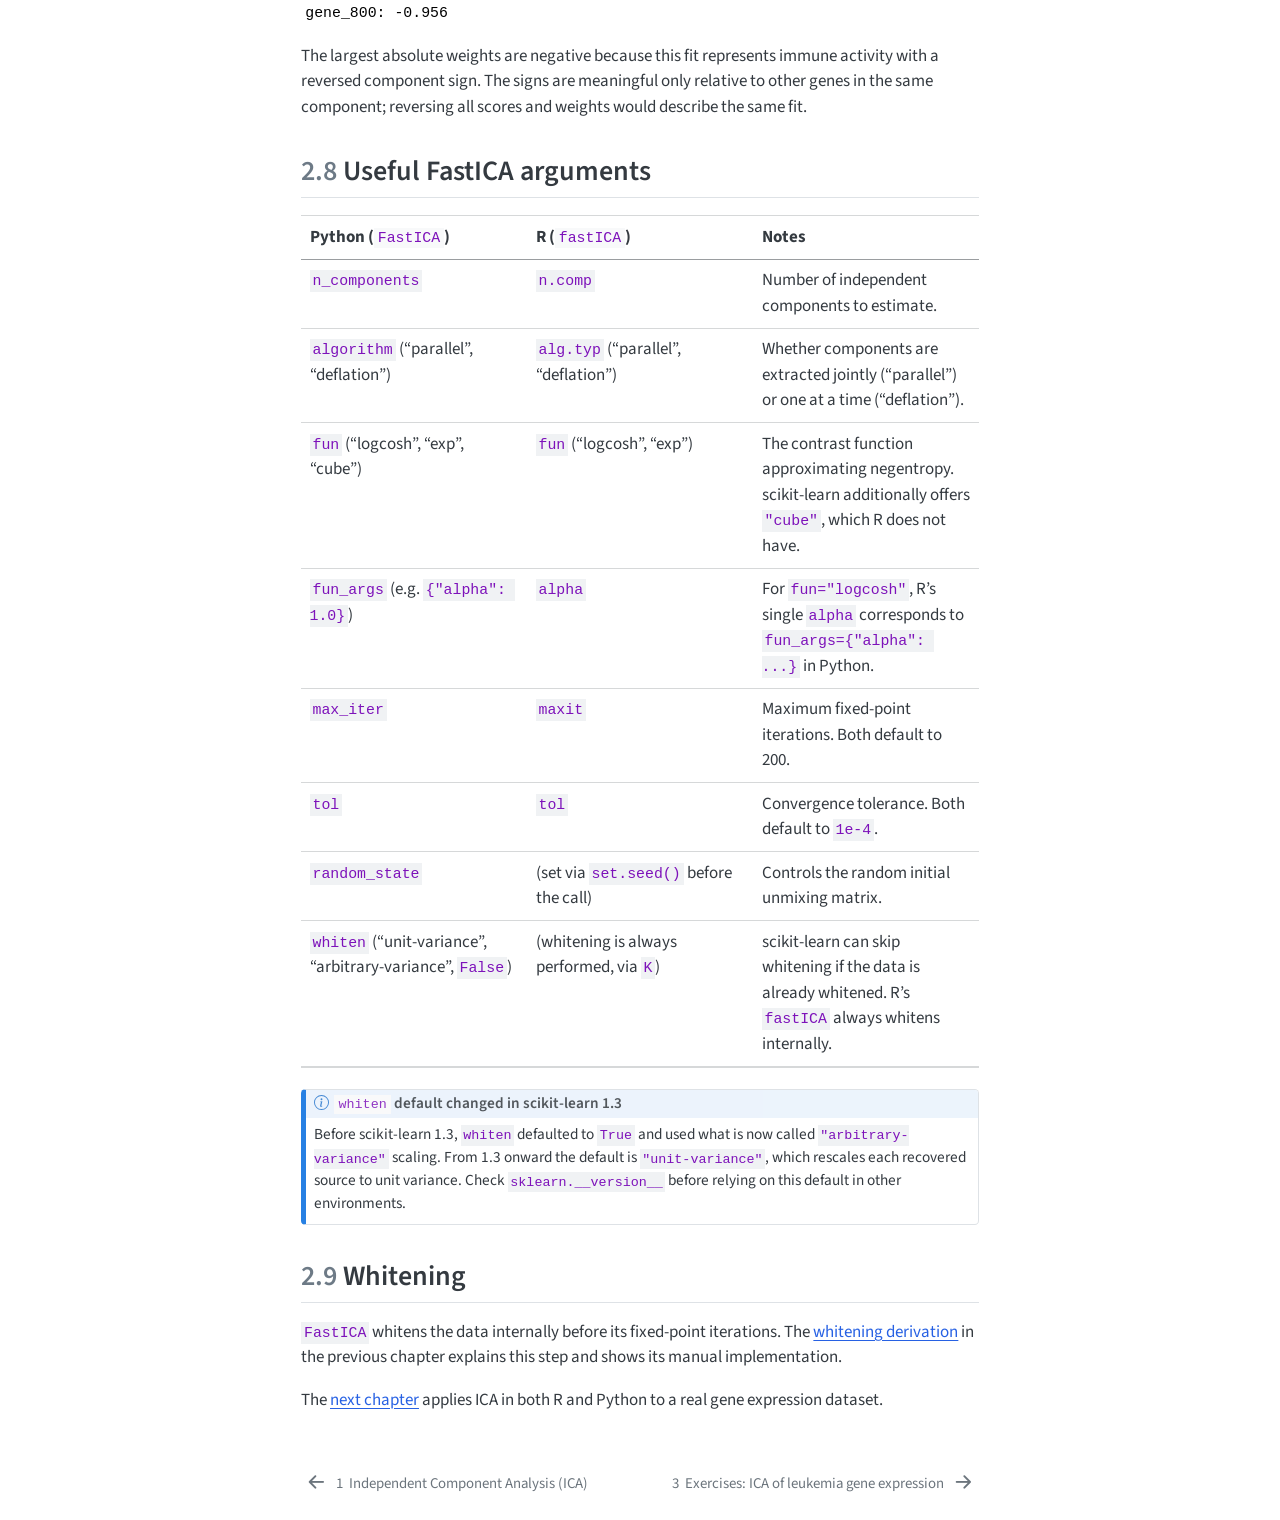
<file: practice.html>
<!DOCTYPE html>
<html xmlns="http://www.w3.org/1999/xhtml" lang="en" xml:lang="en"><head>

<meta charset="utf-8">
<meta name="generator" content="quarto-1.10.16">

<meta name="viewport" content="width=device-width, initial-scale=1.0, user-scalable=yes">


<title>2&nbsp; ICA with Python – Independent Component Analysis (ICA)</title>
<style>
/* Default styles provided by pandoc.
** See https://pandoc.org/MANUAL.html#variables-for-html for config info.
*/
code{white-space: pre-wrap;}
span.smallcaps{font-variant: small-caps;}
div.columns{display: flex; gap: min(4vw, 1.5em);}
div.column{flex: auto; overflow-x: auto;}
div.hanging-indent{margin-left: 1.5em; text-indent: -1.5em;}
ul.task-list{list-style: none;}
ul.task-list li input[type="checkbox"] {
  width: 0.8em;
  margin: 0 0.8em 0.2em -1em; /* quarto-specific, see https://github.com/quarto-dev/quarto-cli/issues/4556 */ 
  vertical-align: middle;
}
/* CSS for syntax highlighting */
html { -webkit-text-size-adjust: 100%; }
pre > code.sourceCode { white-space: pre; position: relative; }
pre > code.sourceCode > span { display: inline-block; line-height: 1.25; }
pre > code.sourceCode > span:empty { height: 1.2em; }
.sourceCode { overflow: visible; }
code.sourceCode > span { color: inherit; text-decoration: inherit; }
div.sourceCode { margin: 1em 0; }
pre.sourceCode { margin: 0; }
@media screen {
div.sourceCode { overflow: auto; }
}
@media print {
pre > code.sourceCode { white-space: pre-wrap; }
pre > code.sourceCode > span { text-indent: -5em; padding-left: 5em; }
}
pre.numberSource code
  { counter-reset: source-line 0; }
pre.numberSource code > span
  { position: relative; left: -4em; counter-increment: source-line; }
pre.numberSource code > span > a:first-child::before
  { content: counter(source-line);
    position: relative; left: -1em; text-align: right; vertical-align: baseline;
    border: none; display: inline-block;
    -webkit-touch-callout: none; -webkit-user-select: none;
    -khtml-user-select: none; -moz-user-select: none;
    -ms-user-select: none; user-select: none;
    padding: 0 4px; width: 4em;
  }
pre.numberSource { margin-left: 3em;  padding-left: 4px; }
div.sourceCode
  {   }
@media screen {
pre > code.sourceCode > span > a:first-child::before { text-decoration: underline; }
}
</style>


<script src="site_libs/quarto-nav/quarto-nav.js"></script>
<script src="site_libs/quarto-nav/headroom.min.js"></script>
<script src="site_libs/clipboard/clipboard.min.js"></script>
<script src="site_libs/quarto-search/autocomplete.umd.js"></script>
<script src="site_libs/quarto-search/fuse.min.js"></script>
<script src="site_libs/quarto-search/quarto-search.js"></script>
<meta name="quarto:offset" content="./">
<link href="./exercises.html" rel="next">
<link href="./index.html" rel="prev">
<script src="site_libs/quarto-html/quarto.js" type="module"></script>
<script src="site_libs/quarto-html/tabsets/tabsets.js" type="module"></script>
<script src="site_libs/quarto-html/popper.min.js"></script>
<script src="site_libs/quarto-html/tippy.umd.min.js"></script>
<script src="site_libs/quarto-html/anchor.min.js"></script>
<link href="site_libs/quarto-html/tippy.css" rel="stylesheet">
<link href="site_libs/quarto-html/quarto-syntax-highlighting-2051dbbaa7ae7a279e016470f480e120.css" rel="stylesheet" id="quarto-text-highlighting-styles">
<script src="site_libs/bootstrap/bootstrap.min.js"></script>
<link href="site_libs/bootstrap/bootstrap-icons.css" rel="stylesheet">
<link href="site_libs/bootstrap/bootstrap-07d3b7306fa26381014a84f1b07e92f7.min.css" rel="stylesheet" append-hash="true" id="quarto-bootstrap" data-mode="light">
<script id="quarto-search-options" type="application/json">{
  "location": "sidebar",
  "copy-button": false,
  "collapse-after": 3,
  "panel-placement": "start",
  "type": "textbox",
  "limit": 50,
  "keyboard-shortcut": [
    "f",
    "/",
    "s"
  ],
  "show-item-context": false,
  "language": {
    "search-no-results-text": "No results",
    "search-matching-documents-text": "matching documents",
    "search-copy-link-title": "Copy link to search",
    "search-hide-matches-text": "Hide additional matches",
    "search-more-match-text": "more match in this document",
    "search-more-matches-text": "more matches in this document",
    "search-clear-button-title": "Clear",
    "search-text-placeholder": "",
    "search-detached-cancel-button-title": "Cancel",
    "search-submit-button-title": "Submit",
    "search-label": "Search"
  }
}</script>


</head>

<body class="nav-sidebar floating quarto-light">

<div id="quarto-search-results"></div>
  <header id="quarto-header" class="headroom fixed-top">
  <nav class="quarto-secondary-nav">
    <div class="container-fluid d-flex">
      <button type="button" class="quarto-btn-toggle btn" data-bs-toggle="collapse" role="button" data-bs-target=".quarto-sidebar-collapse-item" aria-controls="quarto-sidebar" aria-expanded="false" aria-label="Toggle sidebar navigation" onclick="if (window.quartoToggleHeadroom) { window.quartoToggleHeadroom(); }">
        <i class="bi bi-layout-text-sidebar-reverse"></i>
      </button>
        <nav class="quarto-page-breadcrumbs" aria-label="breadcrumb"><ol class="breadcrumb"><li class="breadcrumb-item"><a href="./practice.html"><span class="chapter-number">2</span>&nbsp; <span class="chapter-title">ICA with Python</span></a></li></ol></nav>
        <a class="flex-grow-1" role="navigation" data-bs-toggle="collapse" data-bs-target=".quarto-sidebar-collapse-item" aria-controls="quarto-sidebar" aria-expanded="false" aria-label="Toggle sidebar navigation" onclick="if (window.quartoToggleHeadroom) { window.quartoToggleHeadroom(); }">      
        </a>
      <button type="button" class="btn quarto-search-button" aria-label="Search" onclick="window.quartoOpenSearch();">
        <i class="bi bi-search"></i>
      </button>
    </div>
  </nav>
</header>
<!-- content -->
<div id="quarto-content" class="quarto-container page-columns page-rows-contents page-layout-article">
<!-- sidebar -->
  <nav id="quarto-sidebar" class="sidebar collapse collapse-horizontal quarto-sidebar-collapse-item sidebar-navigation floating overflow-auto">
    <div class="pt-lg-2 mt-2 text-left sidebar-header">
    <div class="sidebar-title mb-0 py-0">
      <a href="./">Independent Component Analysis (ICA)</a> 
    </div>
      </div>
        <div class="mt-2 flex-shrink-0 align-items-center">
        <div class="sidebar-search">
        <div id="quarto-search" class="" title="Search"></div>
        </div>
        </div>
    <div class="sidebar-menu-container"> 
    <ul class="list-unstyled mt-1">
        <li class="sidebar-item">
  <div class="sidebar-item-container"> 
  <a href="./index.html" class="sidebar-item-text sidebar-link">
 <span class="menu-text"><span class="chapter-number">1</span>&nbsp; <span class="chapter-title">Independent Component Analysis (ICA)</span></span></a>
  </div>
</li>
        <li class="sidebar-item">
  <div class="sidebar-item-container"> 
  <a href="./practice.html" class="sidebar-item-text sidebar-link active">
 <span class="menu-text"><span class="chapter-number">2</span>&nbsp; <span class="chapter-title">ICA with Python</span></span></a>
  </div>
</li>
        <li class="sidebar-item">
  <div class="sidebar-item-container"> 
  <a href="./exercises.html" class="sidebar-item-text sidebar-link">
 <span class="menu-text"><span class="chapter-number">3</span>&nbsp; <span class="chapter-title">Exercises: ICA of leukemia gene expression</span></span></a>
  </div>
</li>
    </ul>
    </div>
</nav>
<div id="quarto-sidebar-glass" class="quarto-sidebar-collapse-item" data-bs-toggle="collapse" data-bs-target=".quarto-sidebar-collapse-item"></div>
<!-- margin-sidebar -->
    <div id="quarto-margin-sidebar" class="sidebar margin-sidebar">
        <nav id="TOC" role="doc-toc" class="toc-active">
    <h2 id="toc-title">Table of contents</h2>
   
  <ul>
  <li><a href="#setup" id="toc-setup" class="nav-link active" data-scroll-target="#setup"><span class="header-section-number">2.1</span> Setup</a></li>
  <li><a href="#simulate-expression-data" id="toc-simulate-expression-data" class="nav-link" data-scroll-target="#simulate-expression-data"><span class="header-section-number">2.2</span> Simulate expression data</a></li>
  <li><a href="#use-pca-as-a-reference" id="toc-use-pca-as-a-reference" class="nav-link" data-scroll-target="#use-pca-as-a-reference"><span class="header-section-number">2.3</span> Use PCA as a reference</a></li>
  <li><a href="#fit-fastica" id="toc-fit-fastica" class="nav-link" data-scroll-target="#fit-fastica"><span class="header-section-number">2.4</span> Fit FastICA</a></li>
  <li><a href="#match-components-to-the-simulated-sources" id="toc-match-components-to-the-simulated-sources" class="nav-link" data-scroll-target="#match-components-to-the-simulated-sources"><span class="header-section-number">2.5</span> Match components to the simulated sources</a></li>
  <li><a href="#plot-the-component-scores" id="toc-plot-the-component-scores" class="nav-link" data-scroll-target="#plot-the-component-scores"><span class="header-section-number">2.6</span> Plot the component scores</a></li>
  <li><a href="#identify-genes-with-large-mixing-weights" id="toc-identify-genes-with-large-mixing-weights" class="nav-link" data-scroll-target="#identify-genes-with-large-mixing-weights"><span class="header-section-number">2.7</span> Identify genes with large mixing weights</a></li>
  <li><a href="#useful-fastica-arguments" id="toc-useful-fastica-arguments" class="nav-link" data-scroll-target="#useful-fastica-arguments"><span class="header-section-number">2.8</span> Useful FastICA arguments</a></li>
  <li><a href="#whitening" id="toc-whitening" class="nav-link" data-scroll-target="#whitening"><span class="header-section-number">2.9</span> Whitening</a></li>
  </ul>
</nav>
    </div>
<!-- main -->
<main class="content" id="quarto-document-content">

<header id="title-block-header" class="quarto-title-block default">
<div class="quarto-title">
<h1 class="title"><span class="chapter-number">2</span>&nbsp; <span class="chapter-title">ICA with Python</span></h1>
</div>



<div class="quarto-title-meta">

    
  
    
  </div>
  


</header>


<p>Here we repeat that workflow in Python with scikit-learn. The simulation contains three latent signals, immune activation, metabolism, and cell cycle activity, that are mixed across genes. For the derivation of FastICA and the implementation from scratch, refer to the <a href="./index.html#math-behind-ica">mathematics section</a> in the previous chapter.</p>
<section id="setup" class="level2" data-number="2.1">
<h2 data-number="2.1" class="anchored" data-anchor-id="setup"><span class="header-section-number">2.1</span> Setup</h2>
<p>We use <code>sklearn.decomposition.FastICA</code> and <code>sklearn.decomposition.PCA</code>. Preprocessing is done with <code>sklearn.preprocessing.StandardScaler</code>, and plots are made with <code>matplotlib</code>.</p>
<div class="callout callout-style-default callout-note callout-titled">
<div class="callout-header d-flex align-content-center">
<div class="callout-icon-container">
<i class="callout-icon"></i>
</div>
<div class="callout-title-container flex-fill">
<span class="screen-reader-only">Note</span>Software versions
</div>
</div>
<div class="callout-body-container callout-body">
<p><code>numpy</code> 2.5.3, <code>pandas</code> 3.0.6, <code>scikit-learn</code> 1.9.1, <code>matplotlib</code> 3.11.2. The <code>whiten</code> argument of <code>FastICA</code> changed its default in scikit-learn 1.3, so the exact argument names used below assume a reasonably recent scikit-learn version. Check <code>sklearn.__version__</code> if anything below behaves differently.</p>
</div>
</div>
</section>
<section id="simulate-expression-data" class="level2" data-number="2.2">
<h2 data-number="2.2" class="anchored" data-anchor-id="simulate-expression-data"><span class="header-section-number">2.2</span> Simulate expression data</h2>
<p>The design matches the R example: 2,000 cells, 1,000 genes, and three latent sources. Immune activity has an exponential contribution, metabolism is normally distributed within each cluster, and cell cycle takes one of two values. A positive loading matrix mixes the sources across genes, after which Gaussian noise is added. The seed is fixed, but R and Python use different random-number generators, so the values are not expected to match across chapters.</p>
<p>Throughout this chapter, rows are cells and columns are genes.</p>
<div class="code-copy-outer-scaffold"><div class="sourceCode" id="cb1"><pre class="sourceCode python code-with-copy"><code class="sourceCode python"><span id="cb1-1"><a href="#cb1-1" aria-hidden="true" tabindex="-1"></a><span class="im">import</span> numpy <span class="im">as</span> np</span>
<span id="cb1-2"><a href="#cb1-2" aria-hidden="true" tabindex="-1"></a><span class="im">from</span> sklearn.decomposition <span class="im">import</span> PCA, FastICA</span>
<span id="cb1-3"><a href="#cb1-3" aria-hidden="true" tabindex="-1"></a><span class="im">from</span> sklearn.preprocessing <span class="im">import</span> StandardScaler</span>
<span id="cb1-4"><a href="#cb1-4" aria-hidden="true" tabindex="-1"></a></span>
<span id="cb1-5"><a href="#cb1-5" aria-hidden="true" tabindex="-1"></a>rng <span class="op">=</span> np.random.default_rng(<span class="dv">123</span>)</span>
<span id="cb1-6"><a href="#cb1-6" aria-hidden="true" tabindex="-1"></a></span>
<span id="cb1-7"><a href="#cb1-7" aria-hidden="true" tabindex="-1"></a>n_genes, n_cells, n_sources, n_clusters <span class="op">=</span> <span class="dv">1000</span>, <span class="dv">2000</span>, <span class="dv">3</span>, <span class="dv">5</span></span>
<span id="cb1-8"><a href="#cb1-8" aria-hidden="true" tabindex="-1"></a>cells_per_cluster <span class="op">=</span> n_cells <span class="op">//</span> n_clusters</span>
<span id="cb1-9"><a href="#cb1-9" aria-hidden="true" tabindex="-1"></a></span>
<span id="cb1-10"><a href="#cb1-10" aria-hidden="true" tabindex="-1"></a>cluster_means <span class="op">=</span> np.array([</span>
<span id="cb1-11"><a href="#cb1-11" aria-hidden="true" tabindex="-1"></a>    [<span class="fl">3.0</span>, <span class="fl">0.5</span>],   <span class="co"># Cluster 1: High immune, low metabolism</span></span>
<span id="cb1-12"><a href="#cb1-12" aria-hidden="true" tabindex="-1"></a>    [<span class="fl">0.1</span>, <span class="fl">2.0</span>],   <span class="co"># Cluster 2: Low immune, high metabolism</span></span>
<span id="cb1-13"><a href="#cb1-13" aria-hidden="true" tabindex="-1"></a>    [<span class="fl">1.5</span>, <span class="fl">1.5</span>],   <span class="co"># Cluster 3: Moderate all</span></span>
<span id="cb1-14"><a href="#cb1-14" aria-hidden="true" tabindex="-1"></a>    [<span class="fl">3.0</span>, <span class="fl">2.5</span>],   <span class="co"># Cluster 4: High in all</span></span>
<span id="cb1-15"><a href="#cb1-15" aria-hidden="true" tabindex="-1"></a>    [<span class="fl">0.1</span>, <span class="fl">0.1</span>],   <span class="co"># Cluster 5: Low in all</span></span>
<span id="cb1-16"><a href="#cb1-16" aria-hidden="true" tabindex="-1"></a>])</span>
<span id="cb1-17"><a href="#cb1-17" aria-hidden="true" tabindex="-1"></a></span>
<span id="cb1-18"><a href="#cb1-18" aria-hidden="true" tabindex="-1"></a>latent_blocks, cluster_labels <span class="op">=</span> [], []</span>
<span id="cb1-19"><a href="#cb1-19" aria-hidden="true" tabindex="-1"></a><span class="cf">for</span> i <span class="kw">in</span> <span class="bu">range</span>(n_clusters):</span>
<span id="cb1-20"><a href="#cb1-20" aria-hidden="true" tabindex="-1"></a>    immune <span class="op">=</span> rng.exponential(<span class="fl">1.0</span>, cells_per_cluster) <span class="op">+</span> cluster_means[i, <span class="dv">0</span>]</span>
<span id="cb1-21"><a href="#cb1-21" aria-hidden="true" tabindex="-1"></a>    metabolism <span class="op">=</span> rng.normal(cluster_means[i, <span class="dv">1</span>], <span class="fl">0.5</span>, cells_per_cluster)</span>
<span id="cb1-22"><a href="#cb1-22" aria-hidden="true" tabindex="-1"></a>    cell_cycle <span class="op">=</span> rng.binomial(<span class="dv">1</span>, <span class="fl">0.5</span>, cells_per_cluster) <span class="op">*</span> <span class="dv">2</span> <span class="op">-</span> <span class="dv">1</span></span>
<span id="cb1-23"><a href="#cb1-23" aria-hidden="true" tabindex="-1"></a>    latent_blocks.append(np.column_stack([immune, metabolism, cell_cycle]))</span>
<span id="cb1-24"><a href="#cb1-24" aria-hidden="true" tabindex="-1"></a>    cluster_labels <span class="op">+=</span> [<span class="ss">f"Cluster </span><span class="sc">{</span>i <span class="op">+</span> <span class="dv">1</span><span class="sc">}</span><span class="ss">"</span>] <span class="op">*</span> cells_per_cluster</span>
<span id="cb1-25"><a href="#cb1-25" aria-hidden="true" tabindex="-1"></a></span>
<span id="cb1-26"><a href="#cb1-26" aria-hidden="true" tabindex="-1"></a>latent_sources <span class="op">=</span> np.vstack(latent_blocks)</span>
<span id="cb1-27"><a href="#cb1-27" aria-hidden="true" tabindex="-1"></a>cluster_labels <span class="op">=</span> np.array(cluster_labels)</span>
<span id="cb1-28"><a href="#cb1-28" aria-hidden="true" tabindex="-1"></a></span>
<span id="cb1-29"><a href="#cb1-29" aria-hidden="true" tabindex="-1"></a>gene_loadings <span class="op">=</span> np.<span class="bu">abs</span>(rng.standard_normal((n_genes, n_sources)))</span>
<span id="cb1-30"><a href="#cb1-30" aria-hidden="true" tabindex="-1"></a>expression_matrix <span class="op">=</span> latent_sources <span class="op">@</span> gene_loadings.T</span>
<span id="cb1-31"><a href="#cb1-31" aria-hidden="true" tabindex="-1"></a>expression_matrix <span class="op">+=</span> rng.normal(scale<span class="op">=</span><span class="fl">1.0</span>, size<span class="op">=</span>(n_cells, n_genes))</span>
<span id="cb1-32"><a href="#cb1-32" aria-hidden="true" tabindex="-1"></a></span>
<span id="cb1-33"><a href="#cb1-33" aria-hidden="true" tabindex="-1"></a><span class="bu">print</span>(<span class="st">"latent_sources:"</span>, latent_sources.shape)</span>
<span id="cb1-34"><a href="#cb1-34" aria-hidden="true" tabindex="-1"></a><span class="bu">print</span>(<span class="st">"expression_matrix:"</span>, expression_matrix.shape)</span></code></pre></div><button title="Copy to Clipboard" class="code-copy-button"><i class="bi"></i></button></div>
<pre><code>latent_sources: (2000, 3)
expression_matrix: (2000, 1000)</code></pre>
<div class="visual-card">
<div id="fig-py-raw-sources" class="quarto-float quarto-figure quarto-figure-center anchored" alt="Three histograms side by side. The first, Immune, is right-skewed with a long tail toward high values. The second, Metabolism, is roughly bell-shaped and symmetric. The third, Cell cycle, has exactly two bars at -1 and +1 of similar height.">
<figure class="quarto-float quarto-float-fig figure">
<div aria-describedby="fig-py-raw-sources-caption-0ceaefa1-69ba-4598-a22c-09a6ac19f8ca">
<img src="images/07-python-raw-sources.svg" class="img-fluid figure-img" alt="Three histograms side by side. The first, Immune, is right-skewed with a long tail toward high values. The second, Metabolism, is roughly bell-shaped and symmetric. The third, Cell cycle, has exactly two bars at -1 and +1 of similar height.">
</div>
<figcaption class="quarto-float-caption-bottom quarto-float-caption quarto-float-fig" id="fig-py-raw-sources-caption-0ceaefa1-69ba-4598-a22c-09a6ac19f8ca">
Figure&nbsp;2.1: Distribution of the three simulated latent sources, before mixing. Immune activity is right-skewed, metabolism is approximately Gaussian, and cell cycle is a binary ±1 signal.
</figcaption>
</figure>
</div>
</div>
</section>
<section id="use-pca-as-a-reference" class="level2" data-number="2.3">
<h2 data-number="2.3" class="anchored" data-anchor-id="use-pca-as-a-reference"><span class="header-section-number">2.3</span> Use PCA as a reference</h2>
<p>As a reference, we run PCA after centering and scaling each gene. <code>StandardScaler</code> uses the population standard deviation (<code>ddof=0</code>), whereas R’s <code>scale()</code> uses the sample standard deviation (<code>ddof=1</code>). In this example that difference multiplies every standardized gene by the same constant, so it does not change the PCA directions.</p>
<div class="code-copy-outer-scaffold"><div class="sourceCode" id="cb3"><pre class="sourceCode python code-with-copy"><code class="sourceCode python"><span id="cb3-1"><a href="#cb3-1" aria-hidden="true" tabindex="-1"></a>scaled_data <span class="op">=</span> StandardScaler().fit_transform(expression_matrix)</span>
<span id="cb3-2"><a href="#cb3-2" aria-hidden="true" tabindex="-1"></a>pca <span class="op">=</span> PCA(n_components<span class="op">=</span><span class="dv">3</span>)</span>
<span id="cb3-3"><a href="#cb3-3" aria-hidden="true" tabindex="-1"></a>pca_scores <span class="op">=</span> pca.fit_transform(scaled_data)</span>
<span id="cb3-4"><a href="#cb3-4" aria-hidden="true" tabindex="-1"></a><span class="bu">print</span>(pca_scores.shape)</span></code></pre></div><button title="Copy to Clipboard" class="code-copy-button"><i class="bi"></i></button></div>
<pre><code>(2000, 3)</code></pre>
<div class="visual-card">
<div id="fig-py-pca-scores" class="quarto-float quarto-figure quarto-figure-center anchored" alt="Scatter plot of 2000 points in PC1-PC2 space, colored by five cluster colors. The clusters overlap substantially and are not cleanly separated by the first two principal components.">
<figure class="quarto-float quarto-float-fig figure">
<div aria-describedby="fig-py-pca-scores-caption-0ceaefa1-69ba-4598-a22c-09a6ac19f8ca">
<img src="images/08-python-pca-scores.png" class="img-fluid figure-img" alt="Scatter plot of 2000 points in PC1-PC2 space, colored by five cluster colors. The clusters overlap substantially and are not cleanly separated by the first two principal components.">
</div>
<figcaption class="quarto-float-caption-bottom quarto-float-caption quarto-float-fig" id="fig-py-pca-scores-caption-0ceaefa1-69ba-4598-a22c-09a6ac19f8ca">
Figure&nbsp;2.2: PCA score plot (PC1 vs PC2), colored by the five simulated biological clusters.
</figcaption>
</figure>
</div>
</div>
<div class="visual-card">
<div id="fig-py-pca-vs-truth" class="quarto-float quarto-figure quarto-figure-center anchored" alt="A three by three grid of scatter plots, rows are PC1 through PC3, columns are Immune, Metabolism, and Cell cycle. None of the nine panels shows a clean one to one linear relationship.">
<figure class="quarto-float quarto-float-fig figure">
<div aria-describedby="fig-py-pca-vs-truth-caption-0ceaefa1-69ba-4598-a22c-09a6ac19f8ca">
<img src="images/09-python-pca-vs-truth.png" class="img-fluid figure-img" alt="A three by three grid of scatter plots, rows are PC1 through PC3, columns are Immune, Metabolism, and Cell cycle. None of the nine panels shows a clean one to one linear relationship.">
</div>
<figcaption class="quarto-float-caption-bottom quarto-float-caption quarto-float-fig" id="fig-py-pca-vs-truth-caption-0ceaefa1-69ba-4598-a22c-09a6ac19f8ca">
Figure&nbsp;2.3: Each principal component plotted against each true latent source. Several relationships are strong, but each PC still combines more than one source rather than providing a one-to-one recovery.
</figcaption>
</figure>
</div>
</div>
<p>PCA captures much of the simulated structure, but the panels show that a PC can be related to several sources. PCA orders directions by variance; it does not try to recover one independent process per component.</p>
</section>
<section id="fit-fastica" class="level2" data-number="2.4">
<h2 data-number="2.4" class="anchored" data-anchor-id="fit-fastica"><span class="header-section-number">2.4</span> Fit FastICA</h2>
<div class="code-copy-outer-scaffold"><div class="sourceCode" id="cb5"><pre class="sourceCode python code-with-copy"><code class="sourceCode python"><span id="cb5-1"><a href="#cb5-1" aria-hidden="true" tabindex="-1"></a>ica <span class="op">=</span> FastICA(n_components<span class="op">=</span><span class="dv">3</span>, random_state<span class="op">=</span><span class="dv">123</span>, whiten<span class="op">=</span><span class="st">"unit-variance"</span>)</span>
<span id="cb5-2"><a href="#cb5-2" aria-hidden="true" tabindex="-1"></a>S <span class="op">=</span> ica.fit_transform(scaled_data)</span>
<span id="cb5-3"><a href="#cb5-3" aria-hidden="true" tabindex="-1"></a></span>
<span id="cb5-4"><a href="#cb5-4" aria-hidden="true" tabindex="-1"></a><span class="bu">print</span>(<span class="st">"S:"</span>, S.shape)</span>
<span id="cb5-5"><a href="#cb5-5" aria-hidden="true" tabindex="-1"></a><span class="bu">print</span>(<span class="st">"components_:"</span>, ica.components_.shape)</span>
<span id="cb5-6"><a href="#cb5-6" aria-hidden="true" tabindex="-1"></a><span class="bu">print</span>(<span class="st">"mixing_:"</span>, ica.mixing_.shape)</span>
<span id="cb5-7"><a href="#cb5-7" aria-hidden="true" tabindex="-1"></a><span class="bu">print</span>(<span class="st">"mean_:"</span>, ica.mean_.shape)</span>
<span id="cb5-8"><a href="#cb5-8" aria-hidden="true" tabindex="-1"></a><span class="bu">print</span>(<span class="st">"n_iter_:"</span>, ica.n_iter_)</span></code></pre></div><button title="Copy to Clipboard" class="code-copy-button"><i class="bi"></i></button></div>
<pre><code>S: (2000, 3)
components_: (3, 1000)
mixing_: (1000, 3)
mean_: (1000,)
n_iter_: 5</code></pre>
<p><code>fit_transform(X)</code> returns the estimated component scores <code>S</code>, with one row per cell and one column per component. This has the same layout as R’s <code>ica_result$S</code>.</p>
<ul>
<li><strong><code>components_</code></strong>, shape <code>(n_components, n_features)</code>: the unmixing operator. Applied to the centered data, it produces <code>S</code>. This plays the role of R’s <code>W</code> combined with the whitening step, not R’s <code>A</code>.</li>
<li><strong><code>mixing_</code></strong>, shape <code>(n_features, n_components)</code>: the pseudo-inverse of <code>components_</code>, i.e.&nbsp;the matrix that maps sources back onto genes. This is the Python equivalent of R’s mixing matrix <code>A</code>, but transposed. R’s <code>A</code> is <code>n.comp</code> rows by <code>p</code> genes, so a component’s gene signature is a <strong>row</strong> of <code>A</code>. scikit-learn’s <code>mixing_</code> is <code>p</code> genes by <code>n_components</code>, so a component’s gene signature is a <strong>column</strong> of <code>mixing_</code>.</li>
<li><strong><code>mean_</code></strong>, shape <code>(n_features,)</code>: the per-gene mean subtracted before whitening. Only set when <code>whiten</code> is not <code>False</code>.</li>
</ul>
<div class="callout callout-style-default callout-important callout-titled">
<div class="callout-header d-flex align-content-center">
<div class="callout-icon-container">
<i class="callout-icon"></i>
</div>
<div class="callout-title-container flex-fill">
<span class="screen-reader-only">Important</span>Locate component loadings in each implementation
</div>
</div>
<div class="callout-body-container callout-body">
<p>In scikit-learn, components are <strong>columns</strong> of <code>mixing_</code>; in R’s <code>fastICA</code>, they are <strong>rows</strong> of <code>A</code>. Thus, <code>mixing_[i, :]</code> does not correspond to <code>A[i, ]</code>.</p>
</div>
</div>
</section>
<section id="match-components-to-the-simulated-sources" class="level2" data-number="2.5">
<h2 data-number="2.5" class="anchored" data-anchor-id="match-components-to-the-simulated-sources"><span class="header-section-number">2.5</span> Match components to the simulated sources</h2>
<p>ICA components have no intrinsic order. To compare them with the known simulated signals, we calculate every component–source correlation and match on absolute correlation. Absolute values are used because an ICA component and all of its loadings may be multiplied by -1 without changing the fitted model.</p>
<div class="code-copy-outer-scaffold"><div class="sourceCode" id="cb7"><pre class="sourceCode python code-with-copy"><code class="sourceCode python"><span id="cb7-1"><a href="#cb7-1" aria-hidden="true" tabindex="-1"></a><span class="im">import</span> pandas <span class="im">as</span> pd</span>
<span id="cb7-2"><a href="#cb7-2" aria-hidden="true" tabindex="-1"></a></span>
<span id="cb7-3"><a href="#cb7-3" aria-hidden="true" tabindex="-1"></a>corr <span class="op">=</span> np.corrcoef(np.hstack([S, latent_sources]).T)[:<span class="dv">3</span>, <span class="dv">3</span>:]</span>
<span id="cb7-4"><a href="#cb7-4" aria-hidden="true" tabindex="-1"></a>corr_df <span class="op">=</span> pd.DataFrame(corr, index<span class="op">=</span>[<span class="st">"IC1"</span>, <span class="st">"IC2"</span>, <span class="st">"IC3"</span>],</span>
<span id="cb7-5"><a href="#cb7-5" aria-hidden="true" tabindex="-1"></a>                        columns<span class="op">=</span>[<span class="st">"Immune"</span>, <span class="st">"Metabolism"</span>, <span class="st">"Cell cycle"</span>])</span>
<span id="cb7-6"><a href="#cb7-6" aria-hidden="true" tabindex="-1"></a><span class="bu">print</span>(corr_df.<span class="bu">round</span>(<span class="dv">3</span>))</span>
<span id="cb7-7"><a href="#cb7-7" aria-hidden="true" tabindex="-1"></a></span>
<span id="cb7-8"><a href="#cb7-8" aria-hidden="true" tabindex="-1"></a>best_match <span class="op">=</span> np.<span class="bu">abs</span>(corr).argmax(axis<span class="op">=</span><span class="dv">1</span>)</span>
<span id="cb7-9"><a href="#cb7-9" aria-hidden="true" tabindex="-1"></a>names <span class="op">=</span> [<span class="st">"Immune"</span>, <span class="st">"Metabolism"</span>, <span class="st">"Cell cycle"</span>]</span>
<span id="cb7-10"><a href="#cb7-10" aria-hidden="true" tabindex="-1"></a><span class="cf">for</span> i <span class="kw">in</span> <span class="bu">range</span>(<span class="dv">3</span>):</span>
<span id="cb7-11"><a href="#cb7-11" aria-hidden="true" tabindex="-1"></a>    j <span class="op">=</span> best_match[i]</span>
<span id="cb7-12"><a href="#cb7-12" aria-hidden="true" tabindex="-1"></a>    <span class="bu">print</span>(<span class="ss">f"IC</span><span class="sc">{</span>i<span class="op">+</span><span class="dv">1</span><span class="sc">}</span><span class="ss"> -&gt; </span><span class="sc">{</span>names[j]<span class="sc">}</span><span class="ss"> (r = </span><span class="sc">{</span>corr[i, j]<span class="sc">:.3f}</span><span class="ss">)"</span>)</span></code></pre></div><button title="Copy to Clipboard" class="code-copy-button"><i class="bi"></i></button></div>
<pre><code>     Immune  Metabolism  Cell cycle
IC1  -0.028      -0.009      -0.999
IC2   0.028      -0.980      -0.004
IC3  -0.999      -0.193      -0.004
IC1 -&gt; Cell cycle (r = -0.999)
IC2 -&gt; Metabolism (r = -0.980)
IC3 -&gt; Immune (r = -0.999)</code></pre>
<div class="visual-card">
<div id="fig-py-match-heatmap" class="quarto-float quarto-figure quarto-figure-center anchored" alt="A three by three heatmap. The diagonal from top-left is not the strongest path. Instead IC1 matches Cell cycle, IC2 matches Metabolism, and IC3 matches Immune, each with a value close to 1, while all other cells are close to 0.">
<figure class="quarto-float quarto-float-fig figure">
<div aria-describedby="fig-py-match-heatmap-caption-0ceaefa1-69ba-4598-a22c-09a6ac19f8ca">
<img src="images/10-python-match-heatmap.svg" class="img-fluid figure-img" alt="A three by three heatmap. The diagonal from top-left is not the strongest path. Instead IC1 matches Cell cycle, IC2 matches Metabolism, and IC3 matches Immune, each with a value close to 1, while all other cells are close to 0.">
</div>
<figcaption class="quarto-float-caption-bottom quarto-float-caption quarto-float-fig" id="fig-py-match-heatmap-caption-0ceaefa1-69ba-4598-a22c-09a6ac19f8ca">
Figure&nbsp;2.4: Absolute correlation between each estimated independent component and each true latent source. Each estimated component matches exactly one source closely, and the match is not in index order.
</figcaption>
</figure>
</div>
</div>
<p>In this fit, IC1 matches cell cycle, IC2 matches metabolism, and IC3 matches immune activity. A different initialization may return the same signals in different columns or with reversed signs, so later analyses should match components by their values rather than by column number.</p>
<div class="callout callout-style-default callout-note callout-titled">
<div class="callout-header d-flex align-content-center">
<div class="callout-icon-container">
<i class="callout-icon"></i>
</div>
<div class="callout-title-container flex-fill">
<span class="screen-reader-only">Note</span>Component signs can reverse
</div>
</div>
<div class="callout-body-container callout-body">
<p>All three correlations are negative in this fit. The magnitude of IC3’s correlation with immune activity (<code>|r| = 0.999</code>) indicates the quality of the match. Reversing both the IC3 scores and its column of <code>mixing_</code> gives an equivalent representation of the fitted model.</p>
</div>
</div>
</section>
<section id="plot-the-component-scores" class="level2" data-number="2.6">
<h2 data-number="2.6" class="anchored" data-anchor-id="plot-the-component-scores"><span class="header-section-number">2.6</span> Plot the component scores</h2>
<div class="code-copy-outer-scaffold"><div class="sourceCode" id="cb9"><pre class="sourceCode python code-with-copy"><code class="sourceCode python"><span id="cb9-1"><a href="#cb9-1" aria-hidden="true" tabindex="-1"></a><span class="im">import</span> matplotlib.pyplot <span class="im">as</span> plt</span>
<span id="cb9-2"><a href="#cb9-2" aria-hidden="true" tabindex="-1"></a></span>
<span id="cb9-3"><a href="#cb9-3" aria-hidden="true" tabindex="-1"></a>fig, ax <span class="op">=</span> plt.subplots(figsize<span class="op">=</span>(<span class="fl">5.5</span>, <span class="dv">5</span>))</span>
<span id="cb9-4"><a href="#cb9-4" aria-hidden="true" tabindex="-1"></a><span class="cf">for</span> k, label <span class="kw">in</span> <span class="bu">enumerate</span>(<span class="bu">sorted</span>(<span class="bu">set</span>(cluster_labels)), start<span class="op">=</span><span class="dv">1</span>):</span>
<span id="cb9-5"><a href="#cb9-5" aria-hidden="true" tabindex="-1"></a>    mask <span class="op">=</span> cluster_labels <span class="op">==</span> label</span>
<span id="cb9-6"><a href="#cb9-6" aria-hidden="true" tabindex="-1"></a>    ax.scatter(S[mask, <span class="dv">0</span>], S[mask, <span class="dv">1</span>], s<span class="op">=</span><span class="dv">6</span>, label<span class="op">=</span>label, alpha<span class="op">=</span><span class="fl">0.6</span>)</span>
<span id="cb9-7"><a href="#cb9-7" aria-hidden="true" tabindex="-1"></a>ax.set_xlabel(<span class="st">"IC1"</span>)<span class="op">;</span> ax.set_ylabel(<span class="st">"IC2"</span>)<span class="op">;</span> ax.legend(markerscale<span class="op">=</span><span class="dv">2</span>, fontsize<span class="op">=</span><span class="dv">8</span>)</span></code></pre></div><button title="Copy to Clipboard" class="code-copy-button"><i class="bi"></i></button></div>
<div class="visual-card">
<div id="fig-py-ica-scores" class="quarto-float quarto-figure quarto-figure-center anchored" alt="Scatter plot of 2000 points in IC1-IC2 space. IC1 forms two narrow vertical bands corresponding to the two cell cycle states. Cluster colors overlap but shift along IC2.">
<figure class="quarto-float quarto-float-fig figure">
<div aria-describedby="fig-py-ica-scores-caption-0ceaefa1-69ba-4598-a22c-09a6ac19f8ca">
<img src="images/11-python-ica-scores.png" class="img-fluid figure-img" alt="Scatter plot of 2000 points in IC1-IC2 space. IC1 forms two narrow vertical bands corresponding to the two cell cycle states. Cluster colors overlap but shift along IC2.">
</div>
<figcaption class="quarto-float-caption-bottom quarto-float-caption quarto-float-fig" id="fig-py-ica-scores-caption-0ceaefa1-69ba-4598-a22c-09a6ac19f8ca">
Figure&nbsp;2.5: ICA score plot, IC1 vs IC2, colored by the simulated clusters. IC1 separates the two cell cycle states into vertical bands, while IC2 captures the metabolic signal and partially separates clusters with different metabolic means.
</figcaption>
</figure>
</div>
</div>
<div class="visual-card">
<div id="fig-py-ica-density" class="quarto-float quarto-figure quarto-figure-center anchored" alt="Three histograms. The first is bimodal with two peaks. The second is roughly bell-shaped. The third is left-skewed with a long tail.">
<figure class="quarto-float quarto-float-fig figure">
<div aria-describedby="fig-py-ica-density-caption-0ceaefa1-69ba-4598-a22c-09a6ac19f8ca">
<img src="images/12-python-ica-density.svg" class="img-fluid figure-img" alt="Three histograms. The first is bimodal with two peaks. The second is roughly bell-shaped. The third is left-skewed with a long tail.">
</div>
<figcaption class="quarto-float-caption-bottom quarto-float-caption quarto-float-fig" id="fig-py-ica-density-caption-0ceaefa1-69ba-4598-a22c-09a6ac19f8ca">
Figure&nbsp;2.6: Distribution of each recovered independent component. Compare the shapes with the true source distributions in the first figure: IC1 is bimodal like cell cycle, IC2 is approximately bell-shaped like metabolism, and IC3 is left-skewed because it recovers the negative of immune activity.
</figcaption>
</figure>
</div>
</div>
</section>
<section id="identify-genes-with-large-mixing-weights" class="level2" data-number="2.7">
<h2 data-number="2.7" class="anchored" data-anchor-id="identify-genes-with-large-mixing-weights"><span class="header-section-number">2.7</span> Identify genes with large mixing weights</h2>
<p>A component’s gene signature is a <strong>column</strong> of <code>mixing_</code>. For IC3, the component matched to immune activity above:</p>
<div class="code-copy-outer-scaffold"><div class="sourceCode" id="cb10"><pre class="sourceCode python code-with-copy"><code class="sourceCode python"><span id="cb10-1"><a href="#cb10-1" aria-hidden="true" tabindex="-1"></a>loadings <span class="op">=</span> ica.mixing_[:, <span class="dv">2</span>]</span>
<span id="cb10-2"><a href="#cb10-2" aria-hidden="true" tabindex="-1"></a>top_genes <span class="op">=</span> np.argsort(<span class="op">-</span>np.<span class="bu">abs</span>(loadings))[:<span class="dv">10</span>]</span>
<span id="cb10-3"><a href="#cb10-3" aria-hidden="true" tabindex="-1"></a><span class="cf">for</span> g <span class="kw">in</span> top_genes:</span>
<span id="cb10-4"><a href="#cb10-4" aria-hidden="true" tabindex="-1"></a>    <span class="bu">print</span>(<span class="ss">f"gene_</span><span class="sc">{</span>g <span class="op">+</span> <span class="dv">1</span><span class="sc">}</span><span class="ss">: </span><span class="sc">{</span>loadings[g]<span class="sc">:.3f}</span><span class="ss">"</span>)</span></code></pre></div><button title="Copy to Clipboard" class="code-copy-button"><i class="bi"></i></button></div>
<pre><code>gene_801: -0.973
gene_443: -0.972
gene_497: -0.969
gene_745: -0.969
gene_16: -0.968
gene_85: -0.965
gene_535: -0.963
gene_462: -0.960
gene_407: -0.957
gene_800: -0.956</code></pre>
<p>The largest absolute weights are negative because this fit represents immune activity with a reversed component sign. The signs are meaningful only relative to other genes in the same component; reversing all scores and weights would describe the same fit.</p>
</section>
<section id="useful-fastica-arguments" class="level2" data-number="2.8">
<h2 data-number="2.8" class="anchored" data-anchor-id="useful-fastica-arguments"><span class="header-section-number">2.8</span> Useful FastICA arguments</h2>
<table class="caption-top table">
<colgroup>
<col style="width: 33%">
<col style="width: 33%">
<col style="width: 33%">
</colgroup>
<thead>
<tr class="header">
<th>Python (<code>FastICA</code>)</th>
<th>R (<code>fastICA</code>)</th>
<th>Notes</th>
</tr>
</thead>
<tbody>
<tr class="odd">
<td><code>n_components</code></td>
<td><code>n.comp</code></td>
<td>Number of independent components to estimate.</td>
</tr>
<tr class="even">
<td><code>algorithm</code> (“parallel”, “deflation”)</td>
<td><code>alg.typ</code> (“parallel”, “deflation”)</td>
<td>Whether components are extracted jointly (“parallel”) or one at a time (“deflation”).</td>
</tr>
<tr class="odd">
<td><code>fun</code> (“logcosh”, “exp”, “cube”)</td>
<td><code>fun</code> (“logcosh”, “exp”)</td>
<td>The contrast function approximating negentropy. scikit-learn additionally offers <code>"cube"</code>, which R does not have.</td>
</tr>
<tr class="even">
<td><code>fun_args</code> (e.g.&nbsp;<code>{"alpha": 1.0}</code>)</td>
<td><code>alpha</code></td>
<td>For <code>fun="logcosh"</code>, R’s single <code>alpha</code> corresponds to <code>fun_args={"alpha": ...}</code> in Python.</td>
</tr>
<tr class="odd">
<td><code>max_iter</code></td>
<td><code>maxit</code></td>
<td>Maximum fixed-point iterations. Both default to 200.</td>
</tr>
<tr class="even">
<td><code>tol</code></td>
<td><code>tol</code></td>
<td>Convergence tolerance. Both default to <code>1e-4</code>.</td>
</tr>
<tr class="odd">
<td><code>random_state</code></td>
<td>(set via <code>set.seed()</code> before the call)</td>
<td>Controls the random initial unmixing matrix.</td>
</tr>
<tr class="even">
<td><code>whiten</code> (“unit-variance”, “arbitrary-variance”, <code>False</code>)</td>
<td>(whitening is always performed, via <code>K</code>)</td>
<td>scikit-learn can skip whitening if the data is already whitened. R’s <code>fastICA</code> always whitens internally.</td>
</tr>
</tbody>
</table>
<div class="callout callout-style-default callout-note callout-titled">
<div class="callout-header d-flex align-content-center">
<div class="callout-icon-container">
<i class="callout-icon"></i>
</div>
<div class="callout-title-container flex-fill">
<span class="screen-reader-only">Note</span><code>whiten</code> default changed in scikit-learn 1.3
</div>
</div>
<div class="callout-body-container callout-body">
<p>Before scikit-learn 1.3, <code>whiten</code> defaulted to <code>True</code> and used what is now called <code>"arbitrary-variance"</code> scaling. From 1.3 onward the default is <code>"unit-variance"</code>, which rescales each recovered source to unit variance. Check <code>sklearn.__version__</code> before relying on this default in other environments.</p>
</div>
</div>
</section>
<section id="whitening" class="level2" data-number="2.9">
<h2 data-number="2.9" class="anchored" data-anchor-id="whitening"><span class="header-section-number">2.9</span> Whitening</h2>
<p><code>FastICA</code> whitens the data internally before its fixed-point iterations. The <a href="./index.html#centering-and-whitening">whitening derivation</a> in the previous chapter explains this step and shows its manual implementation.</p>
<p>The <a href="./exercises.html">next chapter</a> applies ICA in both R and Python to a real gene expression dataset.</p>


</section>

</main> <!-- /main -->
<script id="quarto-html-after-body" type="application/javascript">
  window.document.addEventListener("DOMContentLoaded", function (event) {
    const icon = "";
    const anchorJS = new window.AnchorJS();
    anchorJS.options = {
      placement: 'right',
      icon: icon
    };
    anchorJS.add('.anchored');
    const isCodeAnnotation = (el) => {
      for (const clz of el.classList) {
        if (clz.startsWith('code-annotation-')) {                     
          return true;
        }
      }
      return false;
    }
    const onCopySuccess = function(e) {
      // button target
      const button = e.trigger;
      // don't keep focus
      button.blur();
      // flash "checked"
      button.classList.add('code-copy-button-checked');
      var currentTitle = button.getAttribute("title");
      button.setAttribute("title", "Copied!");
      let tooltip;
      if (window.bootstrap) {
        button.setAttribute("data-bs-toggle", "tooltip");
        button.setAttribute("data-bs-placement", "left");
        button.setAttribute("data-bs-title", "Copied!");
        tooltip = new bootstrap.Tooltip(button, 
          { trigger: "manual", 
            customClass: "code-copy-button-tooltip",
            offset: [0, -8]});
        tooltip.show();    
      }
      setTimeout(function() {
        if (tooltip) {
          tooltip.hide();
          button.removeAttribute("data-bs-title");
          button.removeAttribute("data-bs-toggle");
          button.removeAttribute("data-bs-placement");
        }
        button.setAttribute("title", currentTitle);
        button.classList.remove('code-copy-button-checked');
      }, 1000);
      // clear code selection
      e.clearSelection();
    }
    const getTextToCopy = function(trigger) {
      const outerScaffold = trigger.parentElement.cloneNode(true);
      const codeEl = outerScaffold.querySelector('code');
      for (const childEl of codeEl.children) {
        if (isCodeAnnotation(childEl)) {
          childEl.remove();
        }
      }
      return codeEl.innerText;
    }
    const clipboard = new window.ClipboardJS('.code-copy-button:not([data-in-quarto-modal])', {
      text: getTextToCopy
    });
    clipboard.on('success', onCopySuccess);
    if (window.document.getElementById('quarto-embedded-source-code-modal')) {
      const clipboardModal = new window.ClipboardJS('.code-copy-button[data-in-quarto-modal]', {
        text: getTextToCopy,
        container: window.document.getElementById('quarto-embedded-source-code-modal')
      });
      clipboardModal.on('success', onCopySuccess);
    }
      var localhostRegex = new RegExp(/^(?:http|https):\/\/localhost\:?[0-9]*\//);
      var mailtoRegex = new RegExp(/^mailto:/);
        var filterRegex = new RegExp('/' + window.location.host + '/');
      var isInternal = (href) => {
          return filterRegex.test(href) || localhostRegex.test(href) || mailtoRegex.test(href);
      }
      // Inspect non-navigation links and adorn them if external
     var links = window.document.querySelectorAll('a[href]:not(.nav-link):not(.navbar-brand):not(.toc-action):not(.sidebar-link):not(.sidebar-item-toggle):not(.pagination-link):not(.no-external):not([aria-hidden]):not(.dropdown-item):not(.quarto-navigation-tool):not(.about-link)');
      for (var i=0; i<links.length; i++) {
        const link = links[i];
        if (!isInternal(link.href)) {
          // undo the damage that might have been done by quarto-nav.js in the case of
          // links that we want to consider external
          if (link.dataset.originalHref !== undefined) {
            link.href = link.dataset.originalHref;
          }
        }
      }
    function tippyHover(el, contentFn, onTriggerFn, onUntriggerFn) {
      const config = {
        allowHTML: true,
        maxWidth: 500,
        delay: 100,
        arrow: false,
        appendTo: function(el) {
            return el.parentElement;
        },
        interactive: true,
        interactiveBorder: 10,
        theme: 'quarto',
        placement: 'bottom-start',
      };
      if (contentFn) {
        config.content = contentFn;
      }
      if (onTriggerFn) {
        config.onTrigger = onTriggerFn;
      }
      if (onUntriggerFn) {
        config.onUntrigger = onUntriggerFn;
      }
      window.tippy(el, config); 
    }
    const noterefs = window.document.querySelectorAll('a[role="doc-noteref"]');
    for (var i=0; i<noterefs.length; i++) {
      const ref = noterefs[i];
      tippyHover(ref, function() {
        // use id or data attribute instead here
        let href = ref.getAttribute('data-footnote-href') || ref.getAttribute('href');
        try { href = new URL(href).hash; } catch {}
        const id = href.replace(/^#\/?/, "");
        const note = window.document.getElementById(id);
        if (note) {
          return note.innerHTML;
        } else {
          return "";
        }
      });
    }
    const xrefs = window.document.querySelectorAll('a.quarto-xref');
    const processXRef = (id, note) => {
      // Strip column container classes
      const stripColumnClz = (el) => {
        el.classList.remove("page-full", "page-columns");
        if (el.children) {
          for (const child of el.children) {
            stripColumnClz(child);
          }
        }
      }
      stripColumnClz(note)
      if (id === null || id.startsWith('sec-')) {
        // Special case sections, only their first couple elements
        const container = document.createElement("div");
        if (note.children && note.children.length > 2) {
          container.appendChild(note.children[0].cloneNode(true));
          for (let i = 1; i < note.children.length; i++) {
            const child = note.children[i];
            if (child.tagName === "P" && child.innerText === "") {
              continue;
            } else {
              container.appendChild(child.cloneNode(true));
              break;
            }
          }
          if (window.Quarto?.typesetMath) {
            window.Quarto.typesetMath(container);
          }
          return container.innerHTML
        } else {
          if (window.Quarto?.typesetMath) {
            window.Quarto.typesetMath(note);
          }
          return note.innerHTML;
        }
      } else {
        // Remove any anchor links if they are present
        const anchorLink = note.querySelector('a.anchorjs-link');
        if (anchorLink) {
          anchorLink.remove();
        }
        if (window.Quarto?.typesetMath) {
          window.Quarto.typesetMath(note);
        }
        if (note.classList.contains("callout")) {
          return note.outerHTML;
        } else {
          return note.innerHTML;
        }
      }
    }
    for (var i=0; i<xrefs.length; i++) {
      const xref = xrefs[i];
      tippyHover(xref, undefined, function(instance) {
        instance.disable();
        let url = xref.getAttribute('href');
        let hash = undefined; 
        if (url.startsWith('#')) {
          hash = url;
        } else {
          try { hash = new URL(url).hash; } catch {}
        }
        if (hash) {
          const id = hash.replace(/^#\/?/, "");
          const note = window.document.getElementById(id);
          if (note !== null) {
            try {
              const html = processXRef(id, note.cloneNode(true));
              instance.setContent(html);
            } finally {
              instance.enable();
              instance.show();
            }
          } else {
            // See if we can fetch this
            fetch(url.split('#')[0])
            .then(res => res.text())
            .then(html => {
              const parser = new DOMParser();
              const htmlDoc = parser.parseFromString(html, "text/html");
              const note = htmlDoc.getElementById(id);
              if (note !== null) {
                const html = processXRef(id, note);
                instance.setContent(html);
              } 
            }).finally(() => {
              instance.enable();
              instance.show();
            });
          }
        } else {
          // See if we can fetch a full url (with no hash to target)
          // This is a special case and we should probably do some content thinning / targeting
          fetch(url)
          .then(res => res.text())
          .then(html => {
            const parser = new DOMParser();
            const htmlDoc = parser.parseFromString(html, "text/html");
            const note = htmlDoc.querySelector('main.content');
            if (note !== null) {
              // This should only happen for chapter cross references
              // (since there is no id in the URL)
              // remove the first header
              if (note.children.length > 0 && note.children[0].tagName === "HEADER") {
                note.children[0].remove();
              }
              const html = processXRef(null, note);
              instance.setContent(html);
            } 
          }).finally(() => {
            instance.enable();
            instance.show();
          });
        }
      }, function(instance) {
      });
    }
        let selectedAnnoteEl;
        const selectorForAnnotation = ( cell, annotation) => {
          let cellAttr = 'data-code-cell="' + cell + '"';
          let lineAttr = 'data-code-annotation="' +  annotation + '"';
          const selector = 'span[' + cellAttr + '][' + lineAttr + ']';
          return selector;
        }
        const selectCodeLines = (annoteEl) => {
          const doc = window.document;
          const targetCell = annoteEl.getAttribute("data-target-cell");
          const targetAnnotation = annoteEl.getAttribute("data-target-annotation");
          const annoteSpan = window.document.querySelector(selectorForAnnotation(targetCell, targetAnnotation));
          const lines = annoteSpan.getAttribute("data-code-lines").split(",");
          const lineIds = lines.map((line) => {
            return targetCell + "-" + line;
          })
          let top = null;
          let height = null;
          let parent = null;
          if (lineIds.length > 0) {
              //compute the position of the single el (top and bottom and make a div)
              const el = window.document.getElementById(lineIds[0]);
              top = el.offsetTop;
              height = el.offsetHeight;
              parent = el.parentElement.parentElement;
            if (lineIds.length > 1) {
              const lastEl = window.document.getElementById(lineIds[lineIds.length - 1]);
              const bottom = lastEl.offsetTop + lastEl.offsetHeight;
              height = bottom - top;
            }
            if (top !== null && height !== null && parent !== null) {
              // cook up a div (if necessary) and position it 
              let div = window.document.getElementById("code-annotation-line-highlight");
              if (div === null) {
                div = window.document.createElement("div");
                div.setAttribute("id", "code-annotation-line-highlight");
                div.style.position = 'absolute';
                parent.appendChild(div);
              }
              div.style.top = top - 2 + "px";
              div.style.height = height + 4 + "px";
              div.style.left = 0;
              let gutterDiv = window.document.getElementById("code-annotation-line-highlight-gutter");
              if (gutterDiv === null) {
                gutterDiv = window.document.createElement("div");
                gutterDiv.setAttribute("id", "code-annotation-line-highlight-gutter");
                gutterDiv.style.position = 'absolute';
                const codeCell = window.document.getElementById(targetCell);
                const gutter = codeCell.querySelector('.code-annotation-gutter');
                gutter.appendChild(gutterDiv);
              }
              gutterDiv.style.top = top - 2 + "px";
              gutterDiv.style.height = height + 4 + "px";
            }
            selectedAnnoteEl = annoteEl;
          }
        };
        const unselectCodeLines = () => {
          const elementsIds = ["code-annotation-line-highlight", "code-annotation-line-highlight-gutter"];
          elementsIds.forEach((elId) => {
            const div = window.document.getElementById(elId);
            if (div) {
              div.remove();
            }
          });
          selectedAnnoteEl = undefined;
        };
          // Handle positioning of the toggle
      window.addEventListener(
        "resize",
        throttle(() => {
          elRect = undefined;
          if (selectedAnnoteEl) {
            selectCodeLines(selectedAnnoteEl);
          }
        }, 10)
      );
      function throttle(fn, ms) {
      let throttle = false;
      let timer;
        return (...args) => {
          if(!throttle) { // first call gets through
              fn.apply(this, args);
              throttle = true;
          } else { // all the others get throttled
              if(timer) clearTimeout(timer); // cancel #2
              timer = setTimeout(() => {
                fn.apply(this, args);
                timer = throttle = false;
              }, ms);
          }
        };
      }
        // Attach click handler to the DT
        const annoteDls = window.document.querySelectorAll('dt[data-target-cell]');
        for (const annoteDlNode of annoteDls) {
          annoteDlNode.addEventListener('click', (event) => {
            const clickedEl = event.target;
            if (clickedEl !== selectedAnnoteEl) {
              unselectCodeLines();
              const activeEl = window.document.querySelector('dt[data-target-cell].code-annotation-active');
              if (activeEl) {
                activeEl.classList.remove('code-annotation-active');
              }
              selectCodeLines(clickedEl);
              clickedEl.classList.add('code-annotation-active');
            } else {
              // Unselect the line
              unselectCodeLines();
              clickedEl.classList.remove('code-annotation-active');
            }
          });
        }
    const findCites = (el) => {
      const parentEl = el.parentElement;
      if (parentEl) {
        const cites = parentEl.dataset.cites;
        if (cites) {
          return {
            el,
            cites: cites.split(' ')
          };
        } else {
          return findCites(el.parentElement)
        }
      } else {
        return undefined;
      }
    };
    var bibliorefs = window.document.querySelectorAll('a[role="doc-biblioref"]');
    for (var i=0; i<bibliorefs.length; i++) {
      const ref = bibliorefs[i];
      const citeInfo = findCites(ref);
      if (citeInfo) {
        tippyHover(citeInfo.el, function() {
          var popup = window.document.createElement('div');
          citeInfo.cites.forEach(function(cite) {
            var citeDiv = window.document.createElement('div');
            citeDiv.classList.add('hanging-indent');
            citeDiv.classList.add('csl-entry');
            var biblioDiv = window.document.getElementById('ref-' + cite);
            if (biblioDiv) {
              citeDiv.innerHTML = biblioDiv.innerHTML;
            }
            popup.appendChild(citeDiv);
          });
          return popup.innerHTML;
        });
      }
    }
  });
  </script>
<nav class="page-navigation">
  <div class="nav-page nav-page-previous">
      <a href="./index.html" class="pagination-link" aria-label="Independent Component Analysis (ICA)">
        <i class="bi bi-arrow-left-short"></i> <span class="nav-page-text"><span class="chapter-number">1</span>&nbsp; <span class="chapter-title">Independent Component Analysis (ICA)</span></span>
      </a>          
  </div>
  <div class="nav-page nav-page-next">
      <a href="./exercises.html" class="pagination-link" aria-label="Exercises: ICA of leukemia gene expression">
        <span class="nav-page-text"><span class="chapter-number">3</span>&nbsp; <span class="chapter-title">Exercises: ICA of leukemia gene expression</span></span> <i class="bi bi-arrow-right-short"></i>
      </a>
  </div>
</nav>
</div> <!-- /content -->




</body></html>
</file>
<file: site_libs/quarto-html/tippy.css>
.tippy-box[data-animation=fade][data-state=hidden]{opacity:0}[data-tippy-root]{max-width:calc(100vw - 10px)}.tippy-box{position:relative;background-color:#333;color:#fff;border-radius:4px;font-size:14px;line-height:1.4;white-space:normal;outline:0;transition-property:transform,visibility,opacity}.tippy-box[data-placement^=top]>.tippy-arrow{bottom:0}.tippy-box[data-placement^=top]>.tippy-arrow:before{bottom:-7px;left:0;border-width:8px 8px 0;border-top-color:initial;transform-origin:center top}.tippy-box[data-placement^=bottom]>.tippy-arrow{top:0}.tippy-box[data-placement^=bottom]>.tippy-arrow:before{top:-7px;left:0;border-width:0 8px 8px;border-bottom-color:initial;transform-origin:center bottom}.tippy-box[data-placement^=left]>.tippy-arrow{right:0}.tippy-box[data-placement^=left]>.tippy-arrow:before{border-width:8px 0 8px 8px;border-left-color:initial;right:-7px;transform-origin:center left}.tippy-box[data-placement^=right]>.tippy-arrow{left:0}.tippy-box[data-placement^=right]>.tippy-arrow:before{left:-7px;border-width:8px 8px 8px 0;border-right-color:initial;transform-origin:center right}.tippy-box[data-inertia][data-state=visible]{transition-timing-function:cubic-bezier(.54,1.5,.38,1.11)}.tippy-arrow{width:16px;height:16px;color:#333}.tippy-arrow:before{content:"";position:absolute;border-color:transparent;border-style:solid}.tippy-content{position:relative;padding:5px 9px;z-index:1}
</file>
<file: site_libs/quarto-html/quarto-syntax-highlighting-2051dbbaa7ae7a279e016470f480e120.css>
/* quarto syntax highlight colors */
:root {
  --quarto-hl-ot-color: #003B4F;
  --quarto-hl-at-color: #657422;
  --quarto-hl-ss-color: #20794D;
  --quarto-hl-an-color: #5E5E5E;
  --quarto-hl-fu-color: #4758AB;
  --quarto-hl-st-color: #20794D;
  --quarto-hl-cf-color: #003B4F;
  --quarto-hl-op-color: #5E5E5E;
  --quarto-hl-er-color: #AD0000;
  --quarto-hl-bn-color: #AD0000;
  --quarto-hl-al-color: #AD0000;
  --quarto-hl-va-color: #111111;
  --quarto-hl-bu-color: inherit;
  --quarto-hl-ex-color: inherit;
  --quarto-hl-pp-color: #AD0000;
  --quarto-hl-in-color: #5E5E5E;
  --quarto-hl-vs-color: #20794D;
  --quarto-hl-wa-color: #5E5E5E;
  --quarto-hl-do-color: #5E5E5E;
  --quarto-hl-im-color: #00769E;
  --quarto-hl-ch-color: #20794D;
  --quarto-hl-dt-color: #AD0000;
  --quarto-hl-fl-color: #AD0000;
  --quarto-hl-co-color: #5E5E5E;
  --quarto-hl-cv-color: #5E5E5E;
  --quarto-hl-cn-color: #8f5902;
  --quarto-hl-sc-color: #5E5E5E;
  --quarto-hl-dv-color: #AD0000;
  --quarto-hl-kw-color: #003B4F;
}

/* other quarto variables */
:root {
  --quarto-font-monospace: SFMono-Regular, Menlo, Monaco, Consolas, "Liberation Mono", "Courier New", monospace;
}

/* syntax highlight based on Pandoc's rules */
pre > code.sourceCode > span {
  color: #003B4F;
}

code.sourceCode > span {
  color: #003B4F;
}

div.sourceCode,
div.sourceCode pre.sourceCode {
  color: #003B4F;
}

/* Normal */
code span {
  color: #003B4F;
}

/* Alert */
code span.al {
  color: #AD0000;
  font-style: inherit;
}

/* Annotation */
code span.an {
  color: #5E5E5E;
  font-style: inherit;
}

/* Attribute */
code span.at {
  color: #657422;
  font-style: inherit;
}

/* BaseN */
code span.bn {
  color: #AD0000;
  font-style: inherit;
}

/* BuiltIn */
code span.bu {
  font-style: inherit;
}

/* ControlFlow */
code span.cf {
  color: #003B4F;
  font-weight: bold;
  font-style: inherit;
}

/* Char */
code span.ch {
  color: #20794D;
  font-style: inherit;
}

/* Constant */
code span.cn {
  color: #8f5902;
  font-style: inherit;
}

/* Comment */
code span.co {
  color: #5E5E5E;
  font-style: inherit;
}

/* CommentVar */
code span.cv {
  color: #5E5E5E;
  font-style: italic;
}

/* Documentation */
code span.do {
  color: #5E5E5E;
  font-style: italic;
}

/* DataType */
code span.dt {
  color: #AD0000;
  font-style: inherit;
}

/* DecVal */
code span.dv {
  color: #AD0000;
  font-style: inherit;
}

/* Error */
code span.er {
  color: #AD0000;
  font-style: inherit;
}

/* Extension */
code span.ex {
  font-style: inherit;
}

/* Float */
code span.fl {
  color: #AD0000;
  font-style: inherit;
}

/* Function */
code span.fu {
  color: #4758AB;
  font-style: inherit;
}

/* Import */
code span.im {
  color: #00769E;
  font-style: inherit;
}

/* Information */
code span.in {
  color: #5E5E5E;
  font-style: inherit;
}

/* Keyword */
code span.kw {
  color: #003B4F;
  font-weight: bold;
  font-style: inherit;
}

/* Operator */
code span.op {
  color: #5E5E5E;
  font-style: inherit;
}

/* Other */
code span.ot {
  color: #003B4F;
  font-style: inherit;
}

/* Preprocessor */
code span.pp {
  color: #AD0000;
  font-style: inherit;
}

/* SpecialChar */
code span.sc {
  color: #5E5E5E;
  font-style: inherit;
}

/* SpecialString */
code span.ss {
  color: #20794D;
  font-style: inherit;
}

/* String */
code span.st {
  color: #20794D;
  font-style: inherit;
}

/* Variable */
code span.va {
  color: #111111;
  font-style: inherit;
}

/* VerbatimString */
code span.vs {
  color: #20794D;
  font-style: inherit;
}

/* Warning */
code span.wa {
  color: #5E5E5E;
  font-style: italic;
}

.prevent-inlining {
  content: "</";
}

/*# sourceMappingURL=ac6dddd4bb344d07f549efa027524ca5.css.map */
</file>
